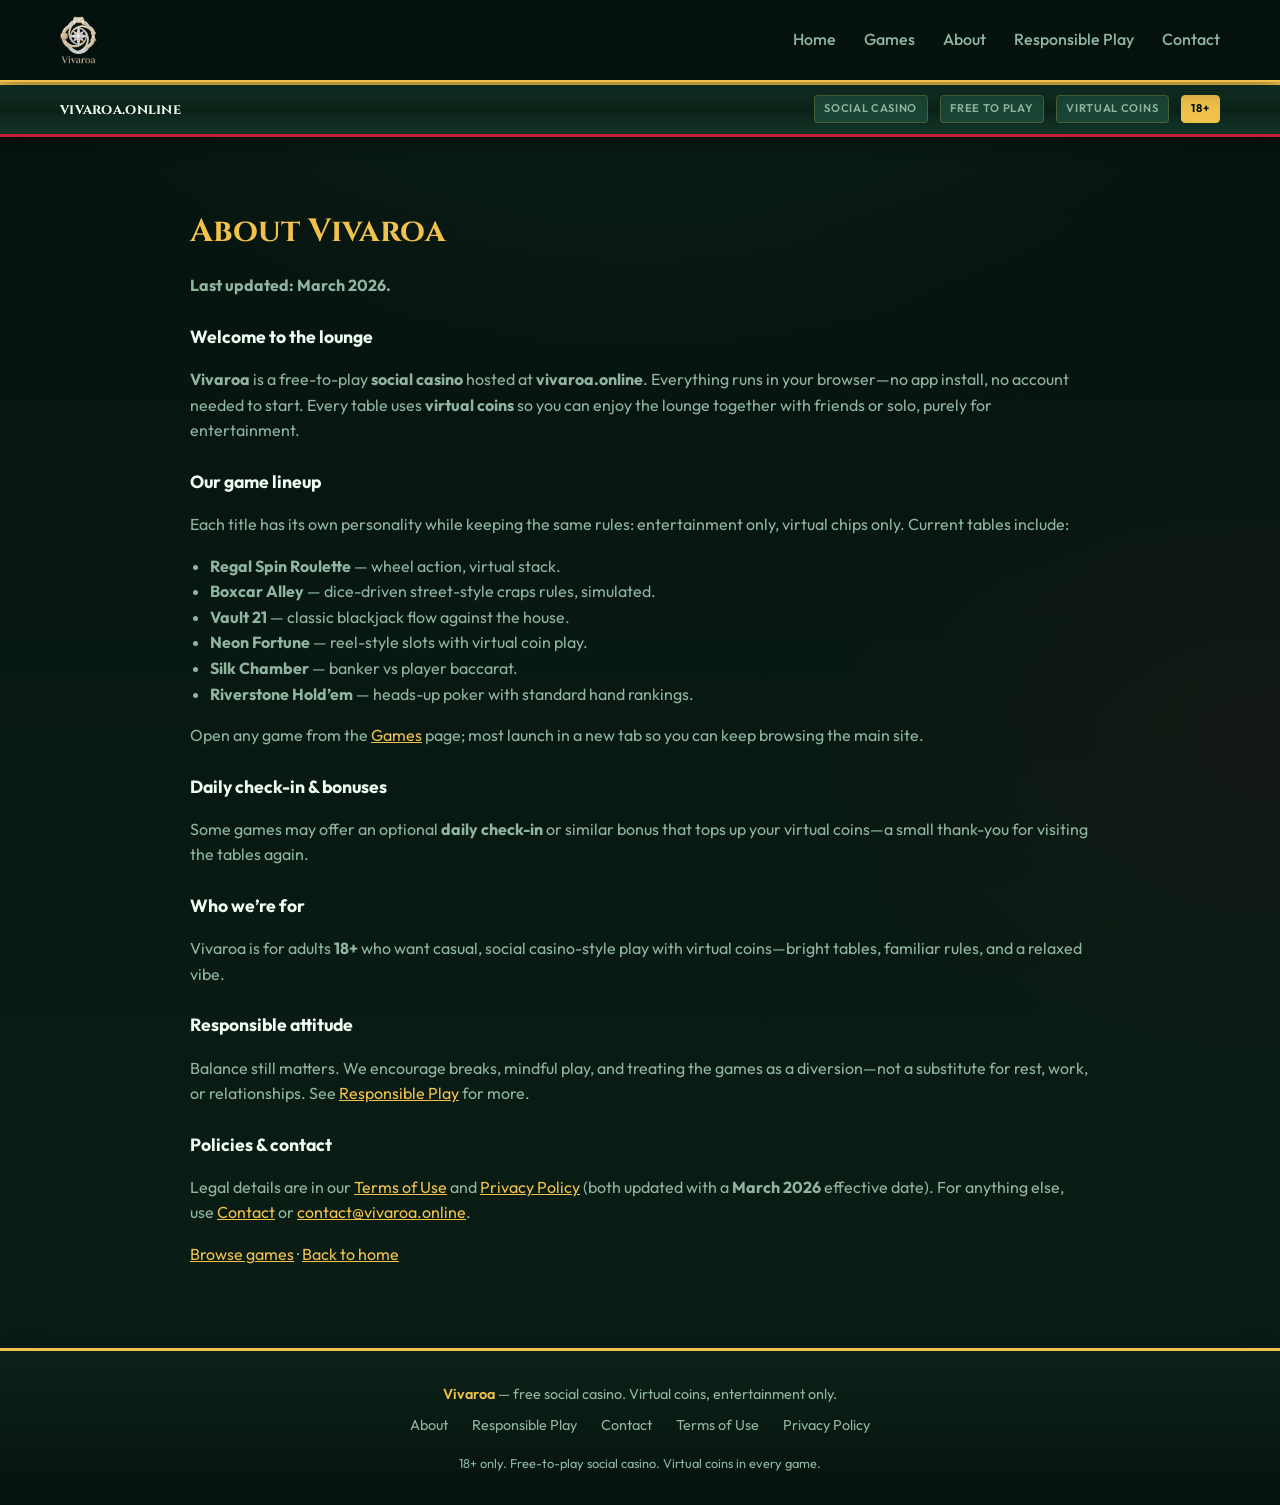
<file: about.html>
<!DOCTYPE html>
<html lang="en">
<head>
  <meta charset="UTF-8">
  <meta name="viewport" content="width=device-width, initial-scale=1.0">
  <link rel="icon" type="image/x-icon" href="assets/favi.ico">
  <meta name="description" content="About Vivaroa — free social casino at vivaroa.online. Virtual coins, browser tables, shared fun.">
  <title>About – Vivaroa</title>
  <link rel="stylesheet" href="styles.css">
  <link rel="preconnect" href="https://fonts.googleapis.com">
  <link rel="preconnect" href="https://fonts.gstatic.com" crossorigin>
  <link href="https://fonts.googleapis.com/css2?family=Cinzel:wght@500;600;700&family=Outfit:wght@400;500;600;700&display=swap" rel="stylesheet">
</head>
<body>
  <header class="header">
    <div class="container header-inner">
      <a href="index.html" class="logo"><img src="assets/logo.webp" alt="Vivaroa" class="logo-img"></a>
      <button type="button" class="nav-toggle" aria-label="Open menu" aria-expanded="false" aria-controls="main-nav">
        <span class="nav-toggle-bar"></span>
        <span class="nav-toggle-bar"></span>
        <span class="nav-toggle-bar"></span>
      </button>
      <nav class="nav" id="main-nav">
        <a href="index.html">Home</a>
        <a href="games.html">Games</a>
        <a href="about.html" class="nav-active">About</a>
        <a href="responsible-play.html">Responsible Play</a>
        <a href="contact.html">Contact</a>
      </nav>
    </div>
  </header>

  <div class="social-casino-strip" role="status">
    <div class="container strip-inner">
      <span class="strip-brand">vivaroa.online</span>
      <span class="strip-tags">
        <span class="strip-tag">Social casino</span>
        <span class="strip-tag">Free to play</span>
        <span class="strip-tag">Virtual coins</span>
        <span class="strip-tag strip-tag-age">18+</span>
      </span>
    </div>
  </div>

  <main class="container page-content">
    <h1>About Vivaroa</h1>
    <p><strong>Last updated: March 2026.</strong></p>

    <h2>Welcome to the lounge</h2>
    <p><strong>Vivaroa</strong> is a free-to-play <strong>social casino</strong> hosted at <strong>vivaroa.online</strong>. Everything runs in your browser—no app install, no account needed to start. Every table uses <strong>virtual coins</strong> so you can enjoy the lounge together with friends or solo, purely for entertainment.</p>

    <h2>Our game lineup</h2>
    <p>Each title has its own personality while keeping the same rules: entertainment only, virtual chips only. Current tables include:</p>
    <ul>
      <li><strong>Regal Spin Roulette</strong> — wheel action, virtual stack.</li>
      <li><strong>Boxcar Alley</strong> — dice-driven street-style craps rules, simulated.</li>
      <li><strong>Vault 21</strong> — classic blackjack flow against the house.</li>
      <li><strong>Neon Fortune</strong> — reel-style slots with virtual coin play.</li>
      <li><strong>Silk Chamber</strong> — banker vs player baccarat.</li>
      <li><strong>Riverstone Hold’em</strong> — heads-up poker with standard hand rankings.</li>
    </ul>
    <p>Open any game from the <a href="games.html">Games</a> page; most launch in a new tab so you can keep browsing the main site.</p>

    <h2>Daily check-in &amp; bonuses</h2>
    <p>Some games may offer an optional <strong>daily check-in</strong> or similar bonus that tops up your virtual coins—a small thank-you for visiting the tables again.</p>

    <h2>Who we’re for</h2>
    <p>Vivaroa is for adults <strong>18+</strong> who want casual, social casino-style play with virtual coins—bright tables, familiar rules, and a relaxed vibe.</p>

    <h2>Responsible attitude</h2>
    <p>Balance still matters. We encourage breaks, mindful play, and treating the games as a diversion—not a substitute for rest, work, or relationships. See <a href="responsible-play.html">Responsible Play</a> for more.</p>

    <h2>Policies &amp; contact</h2>
    <p>Legal details are in our <a href="terms-of-use.html">Terms of Use</a> and <a href="privacy-policy.html">Privacy Policy</a> (both updated with a <strong>March 2026</strong> effective date). For anything else, use <a href="contact.html">Contact</a> or <a href="mailto:contact@vivaroa.online">contact@vivaroa.online</a>.</p>

    <p><a href="games.html">Browse games</a> · <a href="index.html">Back to home</a></p>
  </main>

  <footer class="footer">
    <div class="container">
      <p class="footer-tagline"><span class="social-badge">Vivaroa</span> — free social casino. Virtual coins, entertainment only.</p>
      <nav class="footer-nav">
        <a href="about.html">About</a>
        <a href="responsible-play.html">Responsible Play</a>
        <a href="contact.html">Contact</a>
        <a href="terms-of-use.html">Terms of Use</a>
        <a href="privacy-policy.html">Privacy Policy</a>
      </nav>
      <p class="footer-age">18+ only. Free-to-play social casino. Virtual coins in every game.</p>
    </div>
  </footer>
  <script src="main.js"></script>
</body>
</html>
</file>
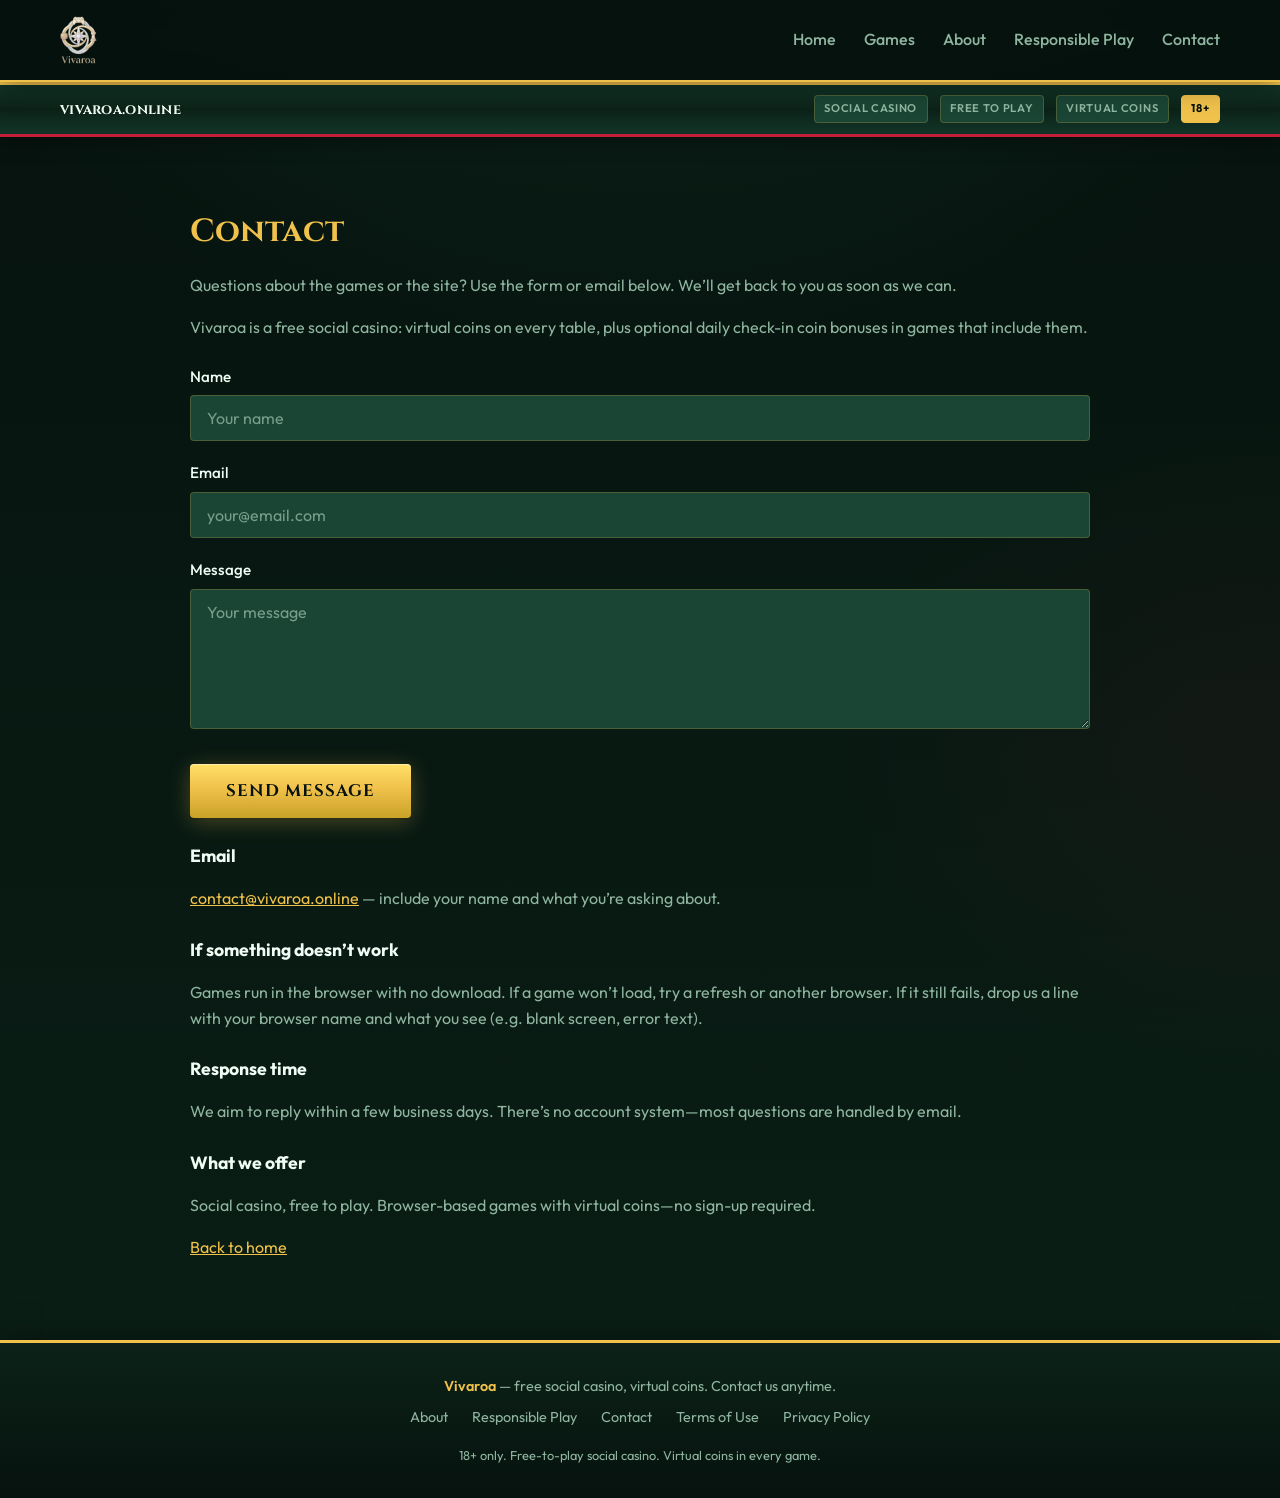
<file: contact.html>
<!DOCTYPE html>
<html lang="en">
<head>
  <meta charset="UTF-8">
  <meta name="viewport" content="width=device-width, initial-scale=1.0">
  <link rel="icon" type="image/x-icon" href="assets/favi.ico">
  <meta name="description" content="Contact Vivaroa — free social casino with virtual coins. Questions about games or the site? We're here to help.">
  <title>Contact – Vivaroa</title>
  <link rel="stylesheet" href="styles.css">
  <link rel="preconnect" href="https://fonts.googleapis.com">
  <link rel="preconnect" href="https://fonts.gstatic.com" crossorigin>
  <link href="https://fonts.googleapis.com/css2?family=Cinzel:wght@500;600;700&family=Outfit:wght@400;500;600;700&display=swap" rel="stylesheet">
</head>
<body>
  <header class="header">
    <div class="container header-inner">
      <a href="index.html" class="logo"><img src="assets/logo.webp" alt="Vivaroa" class="logo-img"></a>
      <button type="button" class="nav-toggle" aria-label="Open menu" aria-expanded="false" aria-controls="main-nav">
        <span class="nav-toggle-bar"></span>
        <span class="nav-toggle-bar"></span>
        <span class="nav-toggle-bar"></span>
      </button>
      <nav class="nav" id="main-nav">
        <a href="index.html">Home</a>
        <a href="games.html">Games</a>
        <a href="about.html">About</a>
        <a href="responsible-play.html">Responsible Play</a>
        <a href="contact.html" class="nav-active">Contact</a>
      </nav>
    </div>
  </header>

  <div class="social-casino-strip" role="status">
    <div class="container strip-inner">
      <span class="strip-brand">vivaroa.online</span>
      <span class="strip-tags">
        <span class="strip-tag">Social casino</span>
        <span class="strip-tag">Free to play</span>
        <span class="strip-tag">Virtual coins</span>
        <span class="strip-tag strip-tag-age">18+</span>
      </span>
    </div>
  </div>

  <main class="container page-content">
    <h1>Contact</h1>
    <p>Questions about the games or the site? Use the form or email below. We’ll get back to you as soon as we can.</p>
    <p>Vivaroa is a free social casino: virtual coins on every table, plus optional daily check-in coin bonuses in games that include them.</p>

    <form class="contact-form" id="contact-form" action="#" method="post">
      <div class="form-group">
        <label for="contact-name">Name</label>
        <input type="text" id="contact-name" name="name" placeholder="Your name" required>
      </div>
      <div class="form-group">
        <label for="contact-email">Email</label>
        <input type="email" id="contact-email" name="email" placeholder="your@email.com" required>
      </div>
      <div class="form-group">
        <label for="contact-message">Message</label>
        <textarea id="contact-message" name="message" placeholder="Your message" required></textarea>
      </div>
      <button type="submit" class="cta-btn">Send Message</button>
    </form>

    <h2>Email</h2>
    <p><a href="mailto:contact@vivaroa.online">contact@vivaroa.online</a> — include your name and what you’re asking about.</p>

    <h2>If something doesn’t work</h2>
    <p>Games run in the browser with no download. If a game won’t load, try a refresh or another browser. If it still fails, drop us a line with your browser name and what you see (e.g. blank screen, error text).</p>

    <h2>Response time</h2>
    <p>We aim to reply within a few business days. There’s no account system—most questions are handled by email.</p>

    <h2>What we offer</h2>
    <p>Social casino, free to play. Browser-based games with virtual coins—no sign-up required.</p>

    <p><a href="index.html">Back to home</a></p>
  </main>

  <footer class="footer">
    <div class="container">
      <p class="footer-tagline"><span class="social-badge">Vivaroa</span> — free social casino, virtual coins. Contact us anytime.</p>
      <nav class="footer-nav">
        <a href="about.html">About</a>
        <a href="responsible-play.html">Responsible Play</a>
        <a href="contact.html">Contact</a>
        <a href="terms-of-use.html">Terms of Use</a>
        <a href="privacy-policy.html">Privacy Policy</a>
      </nav>
      <p class="footer-age">18+ only. Free-to-play social casino. Virtual coins in every game.</p>
    </div>
  </footer>
  <script src="main.js"></script>
  <script>
    document.getElementById('contact-form').addEventListener('submit', function(e) {
      e.preventDefault();
      var name = encodeURIComponent(document.getElementById('contact-name').value);
      var email = encodeURIComponent(document.getElementById('contact-email').value);
      var message = encodeURIComponent(document.getElementById('contact-message').value);
      var body = 'Name: ' + name + '%0D%0AEmail: ' + email + '%0D%0A%0D%0AMessage:%0D%0A' + message;
      window.location.href = 'mailto:contact@vivaroa.online?subject=Vivaroa%20Contact&body=' + body;
    });
  </script>
</body>
</html>
</file>
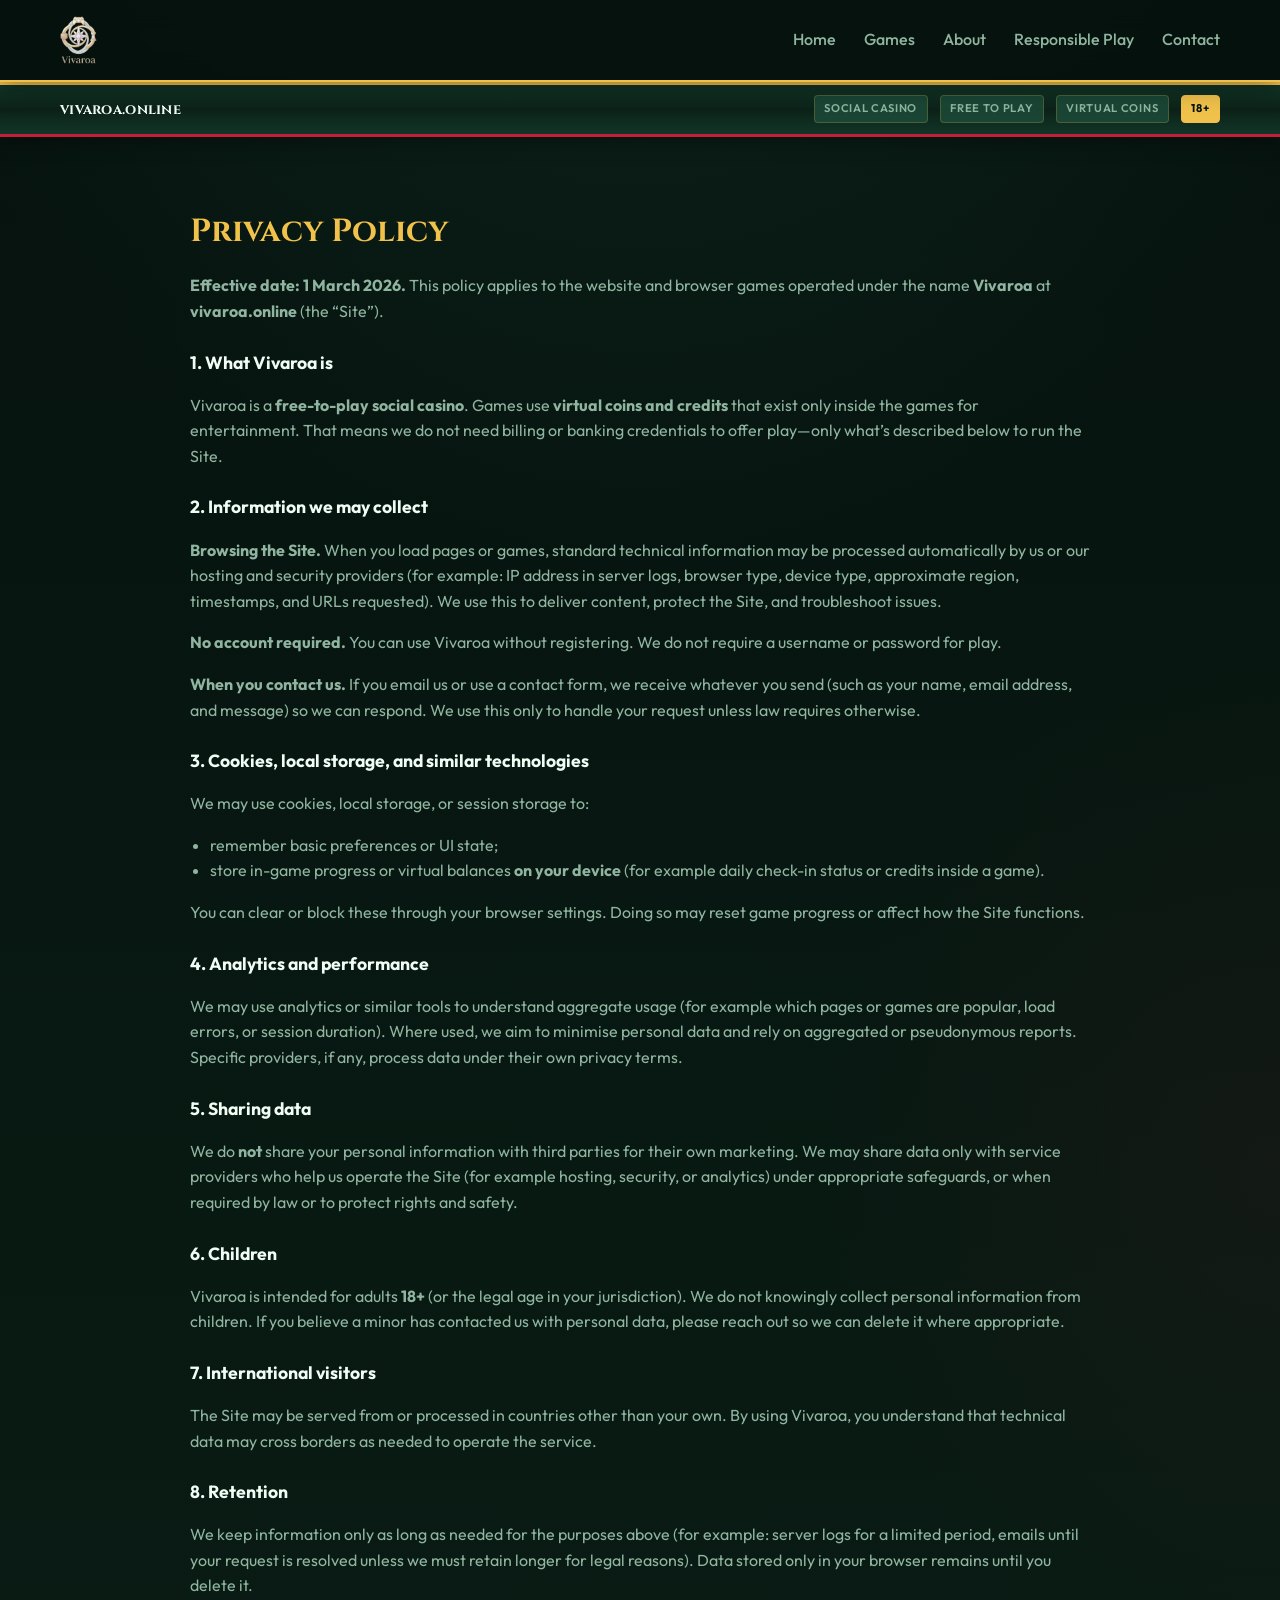
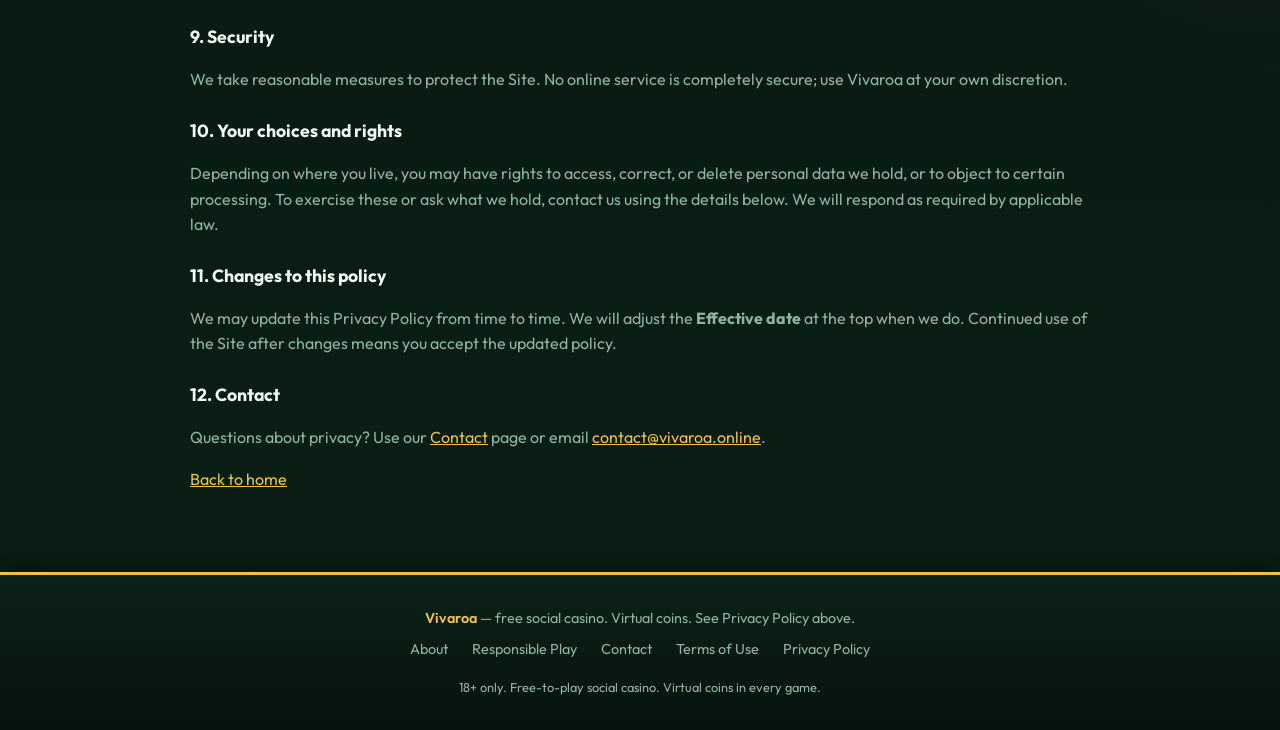
<file: privacy-policy.html>
<!DOCTYPE html>
<html lang="en">
<head>
  <meta charset="UTF-8">
  <meta name="viewport" content="width=device-width, initial-scale=1.0">
  <link rel="icon" type="image/x-icon" href="assets/favi.ico">
  <meta name="description" content="Privacy Policy for Vivaroa (vivaroa.online). How we handle data for our free social casino with virtual coins.">
  <title>Privacy Policy – Vivaroa</title>
  <link rel="stylesheet" href="styles.css">
  <link rel="preconnect" href="https://fonts.googleapis.com">
  <link rel="preconnect" href="https://fonts.gstatic.com" crossorigin>
  <link href="https://fonts.googleapis.com/css2?family=Cinzel:wght@500;600;700&family=Outfit:wght@400;500;600;700&display=swap" rel="stylesheet">
</head>
<body>
  <header class="header">
    <div class="container header-inner">
      <a href="index.html" class="logo"><img src="assets/logo.webp" alt="Vivaroa" class="logo-img"></a>
      <button type="button" class="nav-toggle" aria-label="Open menu" aria-expanded="false" aria-controls="main-nav">
        <span class="nav-toggle-bar"></span>
        <span class="nav-toggle-bar"></span>
        <span class="nav-toggle-bar"></span>
      </button>
      <nav class="nav" id="main-nav">
        <a href="index.html">Home</a>
        <a href="games.html">Games</a>
        <a href="about.html">About</a>
        <a href="responsible-play.html">Responsible Play</a>
        <a href="contact.html">Contact</a>
      </nav>
    </div>
  </header>

  <div class="social-casino-strip" role="status">
    <div class="container strip-inner">
      <span class="strip-brand">vivaroa.online</span>
      <span class="strip-tags">
        <span class="strip-tag">Social casino</span>
        <span class="strip-tag">Free to play</span>
        <span class="strip-tag">Virtual coins</span>
        <span class="strip-tag strip-tag-age">18+</span>
      </span>
    </div>
  </div>

  <main class="container page-content">
    <h1>Privacy Policy</h1>
    <p><strong>Effective date: 1 March 2026.</strong> This policy applies to the website and browser games operated under the name <strong>Vivaroa</strong> at <strong>vivaroa.online</strong> (the “Site”).</p>

    <h2>1. What Vivaroa is</h2>
    <p>Vivaroa is a <strong>free-to-play social casino</strong>. Games use <strong>virtual coins and credits</strong> that exist only inside the games for entertainment. That means we do not need billing or banking credentials to offer play—only what’s described below to run the Site.</p>

    <h2>2. Information we may collect</h2>
    <p><strong>Browsing the Site.</strong> When you load pages or games, standard technical information may be processed automatically by us or our hosting and security providers (for example: IP address in server logs, browser type, device type, approximate region, timestamps, and URLs requested). We use this to deliver content, protect the Site, and troubleshoot issues.</p>
    <p><strong>No account required.</strong> You can use Vivaroa without registering. We do not require a username or password for play.</p>
    <p><strong>When you contact us.</strong> If you email us or use a contact form, we receive whatever you send (such as your name, email address, and message) so we can respond. We use this only to handle your request unless law requires otherwise.</p>

    <h2>3. Cookies, local storage, and similar technologies</h2>
    <p>We may use cookies, local storage, or session storage to:</p>
    <ul>
      <li>remember basic preferences or UI state;</li>
      <li>store in-game progress or virtual balances <strong>on your device</strong> (for example daily check-in status or credits inside a game).</li>
    </ul>
    <p>You can clear or block these through your browser settings. Doing so may reset game progress or affect how the Site functions.</p>

    <h2>4. Analytics and performance</h2>
    <p>We may use analytics or similar tools to understand aggregate usage (for example which pages or games are popular, load errors, or session duration). Where used, we aim to minimise personal data and rely on aggregated or pseudonymous reports. Specific providers, if any, process data under their own privacy terms.</p>

    <h2>5. Sharing data</h2>
    <p>We do <strong>not</strong> share your personal information with third parties for their own marketing. We may share data only with service providers who help us operate the Site (for example hosting, security, or analytics) under appropriate safeguards, or when required by law or to protect rights and safety.</p>

    <h2>6. Children</h2>
    <p>Vivaroa is intended for adults <strong>18+</strong> (or the legal age in your jurisdiction). We do not knowingly collect personal information from children. If you believe a minor has contacted us with personal data, please reach out so we can delete it where appropriate.</p>

    <h2>7. International visitors</h2>
    <p>The Site may be served from or processed in countries other than your own. By using Vivaroa, you understand that technical data may cross borders as needed to operate the service.</p>

    <h2>8. Retention</h2>
    <p>We keep information only as long as needed for the purposes above (for example: server logs for a limited period, emails until your request is resolved unless we must retain longer for legal reasons). Data stored only in your browser remains until you delete it.</p>

    <h2>9. Security</h2>
    <p>We take reasonable measures to protect the Site. No online service is completely secure; use Vivaroa at your own discretion.</p>

    <h2>10. Your choices and rights</h2>
    <p>Depending on where you live, you may have rights to access, correct, or delete personal data we hold, or to object to certain processing. To exercise these or ask what we hold, contact us using the details below. We will respond as required by applicable law.</p>

    <h2>11. Changes to this policy</h2>
    <p>We may update this Privacy Policy from time to time. We will adjust the <strong>Effective date</strong> at the top when we do. Continued use of the Site after changes means you accept the updated policy.</p>

    <h2>12. Contact</h2>
    <p>Questions about privacy? Use our <a href="contact.html">Contact</a> page or email <a href="mailto:contact@vivaroa.online">contact@vivaroa.online</a>.</p>

    <p><a href="index.html">Back to home</a></p>
  </main>

  <footer class="footer">
    <div class="container">
      <p class="footer-tagline"><span class="social-badge">Vivaroa</span> — free social casino. Virtual coins. See Privacy Policy above.</p>
      <nav class="footer-nav">
        <a href="about.html">About</a>
        <a href="responsible-play.html">Responsible Play</a>
        <a href="contact.html">Contact</a>
        <a href="terms-of-use.html">Terms of Use</a>
        <a href="privacy-policy.html">Privacy Policy</a>
      </nav>
      <p class="footer-age">18+ only. Free-to-play social casino. Virtual coins in every game.</p>
    </div>
  </footer>
  <script src="main.js"></script>
</body>
</html>
</file>
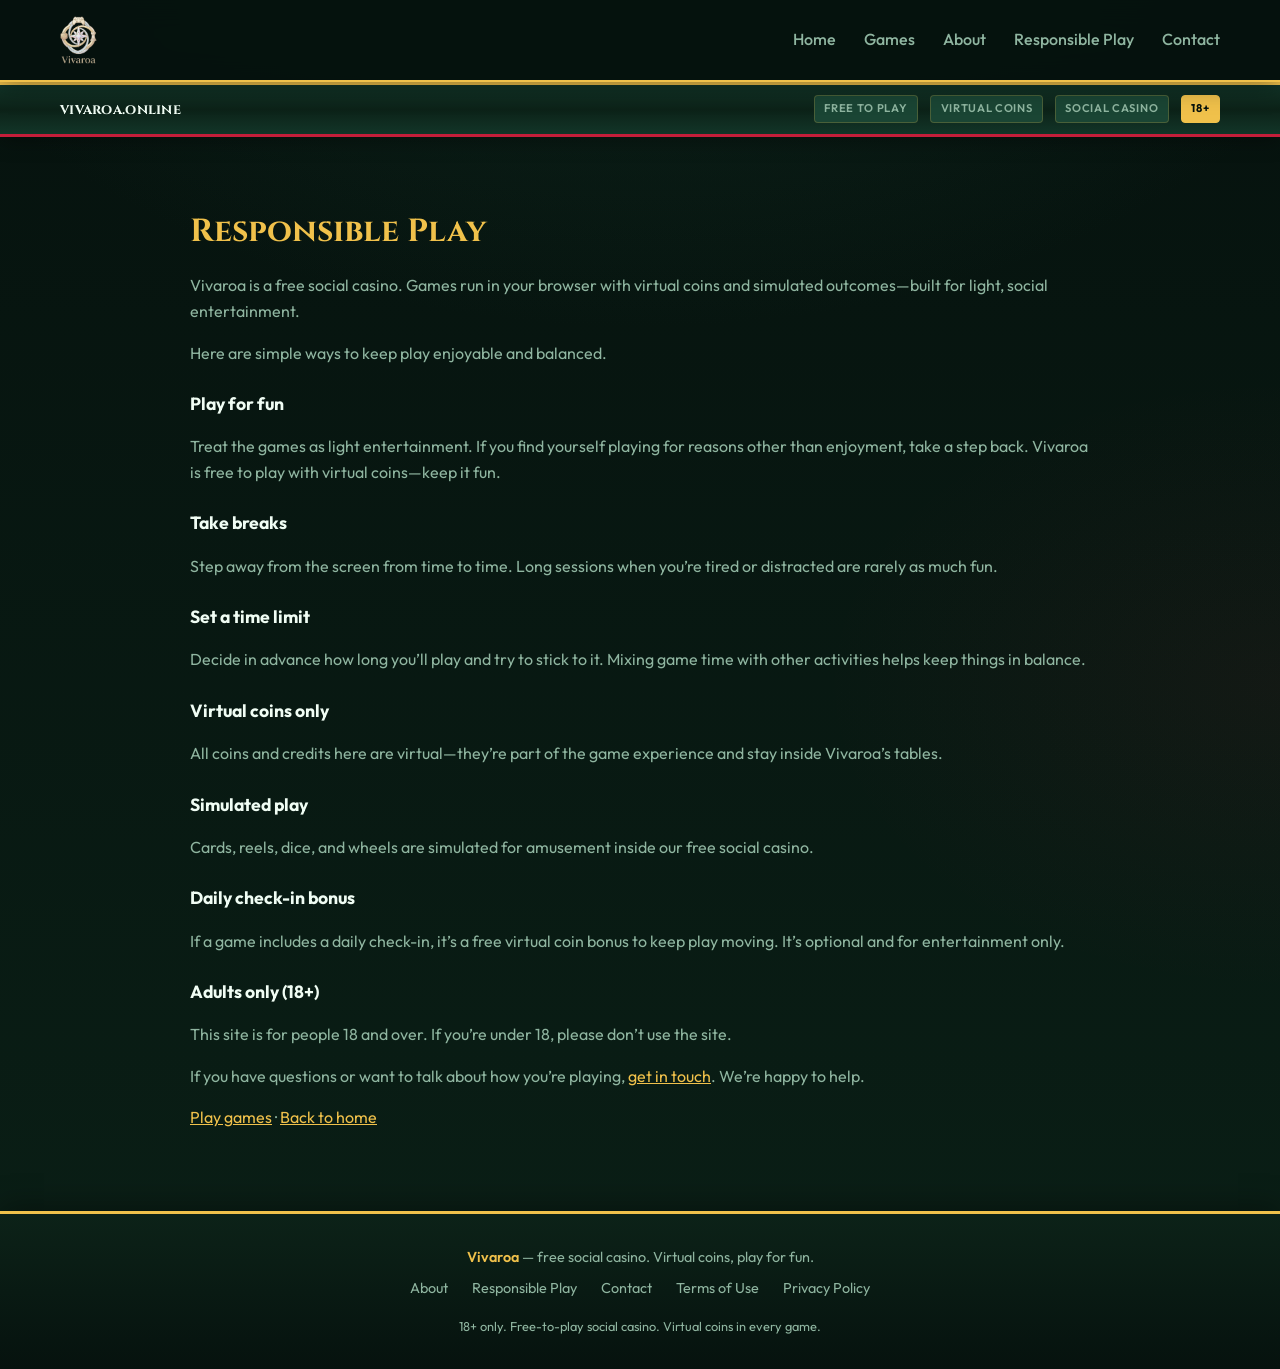
<file: responsible-play.html>
<!DOCTYPE html>
<html lang="en">
<head>
  <meta charset="UTF-8">
  <meta name="viewport" content="width=device-width, initial-scale=1.0">
  <link rel="icon" type="image/x-icon" href="assets/favi.ico">
  <meta name="description" content="Responsible play on Vivaroa — free social casino with virtual coins. Tips for balanced, fun play.">
  <title>Responsible Play – Vivaroa</title>
  <link rel="stylesheet" href="styles.css">
  <link rel="preconnect" href="https://fonts.googleapis.com">
  <link rel="preconnect" href="https://fonts.gstatic.com" crossorigin>
  <link href="https://fonts.googleapis.com/css2?family=Cinzel:wght@500;600;700&family=Outfit:wght@400;500;600;700&display=swap" rel="stylesheet">
</head>
<body>
  <header class="header">
    <div class="container header-inner">
      <a href="index.html" class="logo"><img src="assets/logo.webp" alt="Vivaroa" class="logo-img"></a>
      <button type="button" class="nav-toggle" aria-label="Open menu" aria-expanded="false" aria-controls="main-nav">
        <span class="nav-toggle-bar"></span>
        <span class="nav-toggle-bar"></span>
        <span class="nav-toggle-bar"></span>
      </button>
      <nav class="nav" id="main-nav">
        <a href="index.html">Home</a>
        <a href="games.html">Games</a>
        <a href="about.html">About</a>
        <a href="responsible-play.html" class="nav-active">Responsible Play</a>
        <a href="contact.html">Contact</a>
      </nav>
    </div>
  </header>

  <div class="social-casino-strip" role="status">
    <div class="container strip-inner">
      <span class="strip-brand">vivaroa.online</span>
      <span class="strip-tags">
        <span class="strip-tag">Free to play</span>
        <span class="strip-tag">Virtual coins</span>
        <span class="strip-tag">Social casino</span>
        <span class="strip-tag strip-tag-age">18+</span>
      </span>
    </div>
  </div>

  <main class="container page-content">
    <h1>Responsible Play</h1>
    <p>Vivaroa is a free social casino. Games run in your browser with virtual coins and simulated outcomes—built for light, social entertainment.</p>
    <p>Here are simple ways to keep play enjoyable and balanced.</p>

    <h2>Play for fun</h2>
    <p>Treat the games as light entertainment. If you find yourself playing for reasons other than enjoyment, take a step back. Vivaroa is free to play with virtual coins—keep it fun.</p>

    <h2>Take breaks</h2>
    <p>Step away from the screen from time to time. Long sessions when you’re tired or distracted are rarely as much fun.</p>

    <h2>Set a time limit</h2>
    <p>Decide in advance how long you’ll play and try to stick to it. Mixing game time with other activities helps keep things in balance.</p>

    <h2>Virtual coins only</h2>
    <p>All coins and credits here are virtual—they’re part of the game experience and stay inside Vivaroa’s tables.</p>

    <h2>Simulated play</h2>
    <p>Cards, reels, dice, and wheels are simulated for amusement inside our free social casino.</p>

    <h2>Daily check-in bonus</h2>
    <p>If a game includes a daily check-in, it’s a free virtual coin bonus to keep play moving. It’s optional and for entertainment only.</p>

    <h2>Adults only (18+)</h2>
    <p>This site is for people 18 and over. If you’re under 18, please don’t use the site.</p>

    <p>If you have questions or want to talk about how you’re playing, <a href="contact.html">get in touch</a>. We’re happy to help.</p>

    <p><a href="games.html">Play games</a> · <a href="index.html">Back to home</a></p>
  </main>

  <footer class="footer">
    <div class="container">
      <p class="footer-tagline"><span class="social-badge">Vivaroa</span> — free social casino. Virtual coins, play for fun.</p>
      <nav class="footer-nav">
        <a href="about.html">About</a>
        <a href="responsible-play.html">Responsible Play</a>
        <a href="contact.html">Contact</a>
        <a href="terms-of-use.html">Terms of Use</a>
        <a href="privacy-policy.html">Privacy Policy</a>
      </nav>
      <p class="footer-age">18+ only. Free-to-play social casino. Virtual coins in every game.</p>
    </div>
  </footer>
  <script src="main.js"></script>
</body>
</html>
</file>
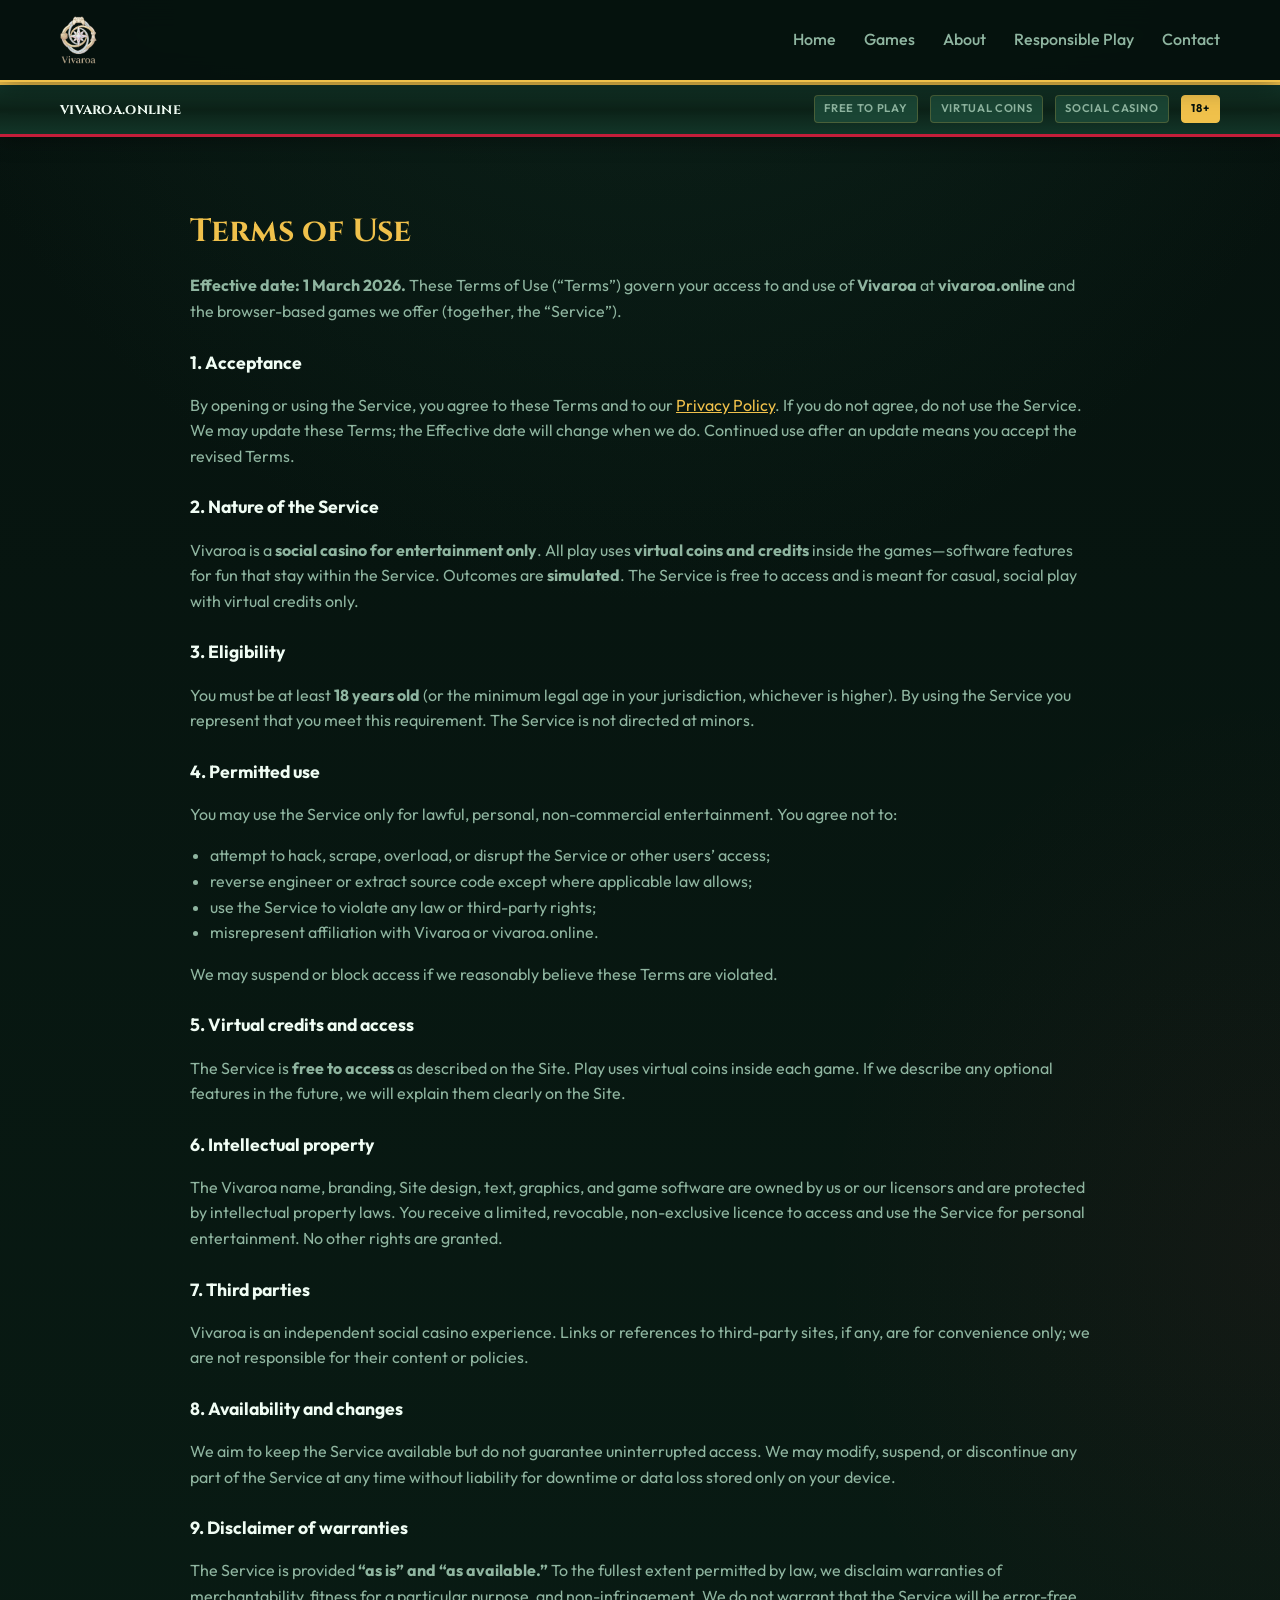
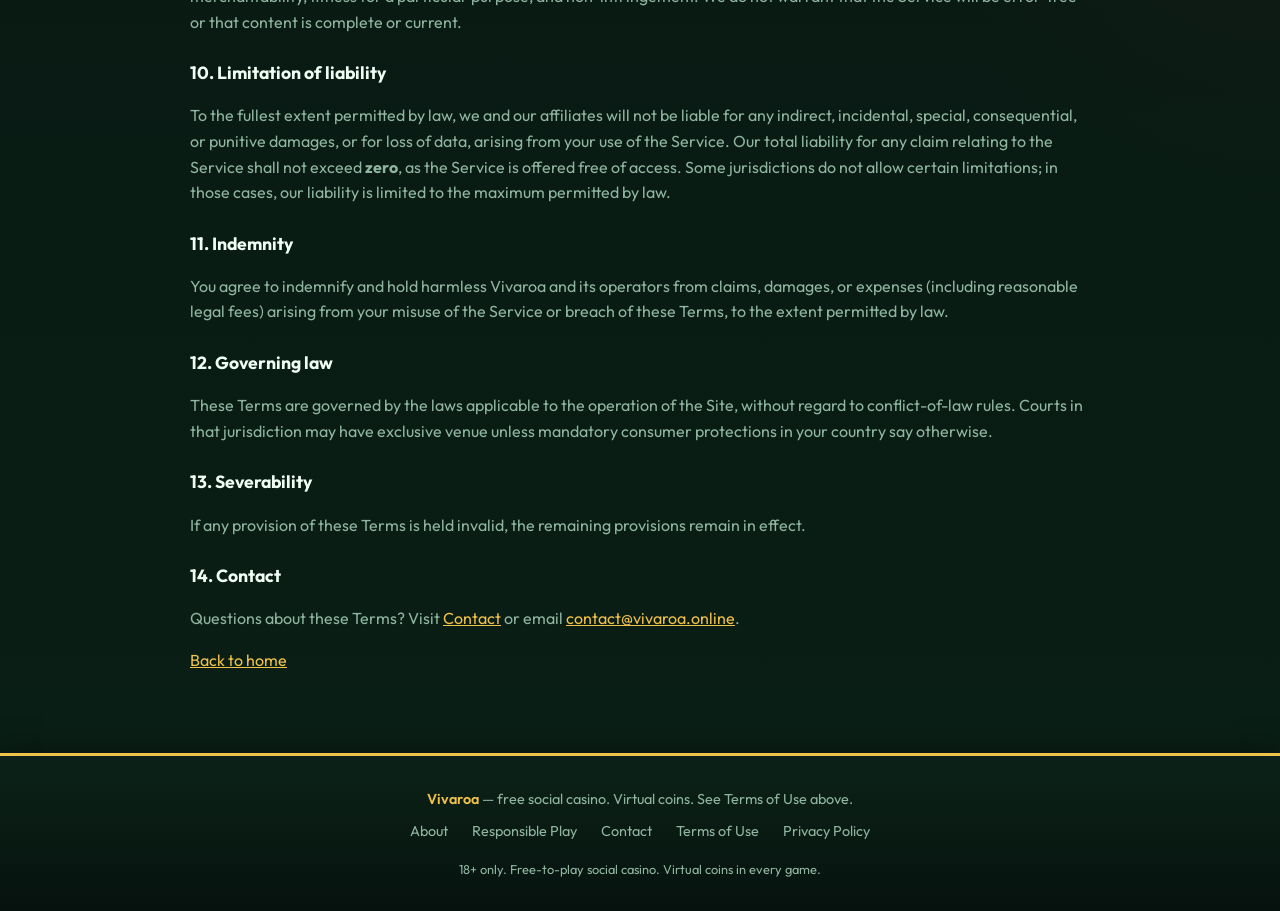
<file: terms-of-use.html>
<!DOCTYPE html>
<html lang="en">
<head>
  <meta charset="UTF-8">
  <meta name="viewport" content="width=device-width, initial-scale=1.0">
  <link rel="icon" type="image/x-icon" href="assets/favi.ico">
  <meta name="description" content="Terms of Use for Vivaroa (vivaroa.online). Rules for using our free social casino with virtual coins.">
  <title>Terms of Use – Vivaroa</title>
  <link rel="stylesheet" href="styles.css">
  <link rel="preconnect" href="https://fonts.googleapis.com">
  <link rel="preconnect" href="https://fonts.gstatic.com" crossorigin>
  <link href="https://fonts.googleapis.com/css2?family=Cinzel:wght@500;600;700&family=Outfit:wght@400;500;600;700&display=swap" rel="stylesheet">
</head>
<body>
  <header class="header">
    <div class="container header-inner">
      <a href="index.html" class="logo"><img src="assets/logo.webp" alt="Vivaroa" class="logo-img"></a>
      <button type="button" class="nav-toggle" aria-label="Open menu" aria-expanded="false" aria-controls="main-nav">
        <span class="nav-toggle-bar"></span>
        <span class="nav-toggle-bar"></span>
        <span class="nav-toggle-bar"></span>
      </button>
      <nav class="nav" id="main-nav">
        <a href="index.html">Home</a>
        <a href="games.html">Games</a>
        <a href="about.html">About</a>
        <a href="responsible-play.html">Responsible Play</a>
        <a href="contact.html">Contact</a>
      </nav>
    </div>
  </header>

  <div class="social-casino-strip" role="status">
    <div class="container strip-inner">
      <span class="strip-brand">vivaroa.online</span>
      <span class="strip-tags">
        <span class="strip-tag">Free to play</span>
        <span class="strip-tag">Virtual coins</span>
        <span class="strip-tag">Social casino</span>
        <span class="strip-tag strip-tag-age">18+</span>
      </span>
    </div>
  </div>

  <main class="container page-content">
    <h1>Terms of Use</h1>
    <p><strong>Effective date: 1 March 2026.</strong> These Terms of Use (“Terms”) govern your access to and use of <strong>Vivaroa</strong> at <strong>vivaroa.online</strong> and the browser-based games we offer (together, the “Service”).</p>

    <h2>1. Acceptance</h2>
    <p>By opening or using the Service, you agree to these Terms and to our <a href="privacy-policy.html">Privacy Policy</a>. If you do not agree, do not use the Service. We may update these Terms; the Effective date will change when we do. Continued use after an update means you accept the revised Terms.</p>

    <h2>2. Nature of the Service</h2>
    <p>Vivaroa is a <strong>social casino for entertainment only</strong>. All play uses <strong>virtual coins and credits</strong> inside the games—software features for fun that stay within the Service. Outcomes are <strong>simulated</strong>. The Service is free to access and is meant for casual, social play with virtual credits only.</p>

    <h2>3. Eligibility</h2>
    <p>You must be at least <strong>18 years old</strong> (or the minimum legal age in your jurisdiction, whichever is higher). By using the Service you represent that you meet this requirement. The Service is not directed at minors.</p>

    <h2>4. Permitted use</h2>
    <p>You may use the Service only for lawful, personal, non-commercial entertainment. You agree not to:</p>
    <ul>
      <li>attempt to hack, scrape, overload, or disrupt the Service or other users’ access;</li>
      <li>reverse engineer or extract source code except where applicable law allows;</li>
      <li>use the Service to violate any law or third-party rights;</li>
      <li>misrepresent affiliation with Vivaroa or vivaroa.online.</li>
    </ul>
    <p>We may suspend or block access if we reasonably believe these Terms are violated.</p>

    <h2>5. Virtual credits and access</h2>
    <p>The Service is <strong>free to access</strong> as described on the Site. Play uses virtual coins inside each game. If we describe any optional features in the future, we will explain them clearly on the Site.</p>

    <h2>6. Intellectual property</h2>
    <p>The Vivaroa name, branding, Site design, text, graphics, and game software are owned by us or our licensors and are protected by intellectual property laws. You receive a limited, revocable, non-exclusive licence to access and use the Service for personal entertainment. No other rights are granted.</p>

    <h2>7. Third parties</h2>
    <p>Vivaroa is an independent social casino experience. Links or references to third-party sites, if any, are for convenience only; we are not responsible for their content or policies.</p>

    <h2>8. Availability and changes</h2>
    <p>We aim to keep the Service available but do not guarantee uninterrupted access. We may modify, suspend, or discontinue any part of the Service at any time without liability for downtime or data loss stored only on your device.</p>

    <h2>9. Disclaimer of warranties</h2>
    <p>The Service is provided <strong>“as is” and “as available.”</strong> To the fullest extent permitted by law, we disclaim warranties of merchantability, fitness for a particular purpose, and non-infringement. We do not warrant that the Service will be error-free or that content is complete or current.</p>

    <h2>10. Limitation of liability</h2>
    <p>To the fullest extent permitted by law, we and our affiliates will not be liable for any indirect, incidental, special, consequential, or punitive damages, or for loss of data, arising from your use of the Service. Our total liability for any claim relating to the Service shall not exceed <strong>zero</strong>, as the Service is offered free of access. Some jurisdictions do not allow certain limitations; in those cases, our liability is limited to the maximum permitted by law.</p>

    <h2>11. Indemnity</h2>
    <p>You agree to indemnify and hold harmless Vivaroa and its operators from claims, damages, or expenses (including reasonable legal fees) arising from your misuse of the Service or breach of these Terms, to the extent permitted by law.</p>

    <h2>12. Governing law</h2>
    <p>These Terms are governed by the laws applicable to the operation of the Site, without regard to conflict-of-law rules. Courts in that jurisdiction may have exclusive venue unless mandatory consumer protections in your country say otherwise.</p>

    <h2>13. Severability</h2>
    <p>If any provision of these Terms is held invalid, the remaining provisions remain in effect.</p>

    <h2>14. Contact</h2>
    <p>Questions about these Terms? Visit <a href="contact.html">Contact</a> or email <a href="mailto:contact@vivaroa.online">contact@vivaroa.online</a>.</p>

    <p><a href="index.html">Back to home</a></p>
  </main>

  <footer class="footer">
    <div class="container">
      <p class="footer-tagline"><span class="social-badge">Vivaroa</span> — free social casino. Virtual coins. See Terms of Use above.</p>
      <nav class="footer-nav">
        <a href="about.html">About</a>
        <a href="responsible-play.html">Responsible Play</a>
        <a href="contact.html">Contact</a>
        <a href="terms-of-use.html">Terms of Use</a>
        <a href="privacy-policy.html">Privacy Policy</a>
      </nav>
      <p class="footer-age">18+ only. Free-to-play social casino. Virtual coins in every game.</p>
    </div>
  </footer>
  <script src="main.js"></script>
</body>
</html>
</file>
<file: styles.css>
:root {
  --bg-dark: #06120e;
  --bg-panel: #0c2218;
  --bg-card: #123528;
  --bg-elevated: #1a4534;
  --primary: #f0c14b;
  --primary-light: #ffe066;
  --primary-dim: #c9a227;
  --accent: #c41e3a;
  --accent-soft: #e85d75;
  --accent-glow: rgba(240, 193, 75, 0.28);
  --text: #f0fdf4;
  --text-muted: #8fb5a0;
  --border: rgba(240, 193, 75, 0.22);
  --radius: 4px;
  --radius-lg: 12px;
  --radius-xl: 18px;
  --font-sans: 'Outfit', -apple-system, sans-serif;
  --font-display: 'Cinzel', Georgia, serif;
  --shadow-card: 0 8px 28px rgba(0, 0, 0, 0.45), inset 0 1px 0 rgba(255, 255, 255, 0.04);
  --shadow-card-hover: 0 14px 40px rgba(0, 0, 0, 0.55), 0 0 0 1px rgba(240, 193, 75, 0.35);
}

*,
*::before,
*::after {
  box-sizing: border-box;
}

html {
  scroll-behavior: smooth;
  -webkit-text-size-adjust: 100%;
}

body {
  margin: 0;
  font-family: var(--font-sans);
  background: var(--bg-dark);
  background-image:
    radial-gradient(ellipse 120% 80% at 50% -20%, rgba(26, 69, 52, 0.45) 0%, transparent 55%),
    radial-gradient(ellipse 80% 50% at 100% 50%, rgba(196, 30, 58, 0.06) 0%, transparent 45%),
    linear-gradient(180deg, var(--bg-dark) 0%, #0a1f16 100%);
  color: var(--text);
  line-height: 1.6;
  min-height: 100vh;
  overflow-x: hidden;
}

.social-casino-strip {
  background: linear-gradient(180deg, var(--bg-card) 0%, var(--bg-panel) 50%, var(--bg-card) 100%);
  border-top: 3px solid var(--primary);
  border-bottom: 3px solid var(--accent);
  padding: 0.65rem 0;
  box-shadow: 0 4px 20px rgba(0, 0, 0, 0.35);
}

.strip-inner {
  display: flex;
  flex-wrap: wrap;
  align-items: center;
  justify-content: space-between;
  gap: 0.5rem 1rem;
}

.strip-brand {
  font-family: var(--font-display);
  font-size: 0.9rem;
  font-weight: 700;
  color: var(--text);
  letter-spacing: 0.02em;
}

.strip-tags {
  display: flex;
  flex-wrap: wrap;
  align-items: center;
  gap: 0.35rem 0.75rem;
}

.strip-tag {
  display: inline-block;
  padding: 0.25rem 0.6rem;
  font-size: 0.7rem;
  font-weight: 600;
  text-transform: uppercase;
  letter-spacing: 0.06em;
  color: var(--text-muted);
  background: var(--bg-elevated);
  border: 1px solid var(--border);
  border-radius: 4px;
}

.strip-tag-age {
  color: var(--bg-dark);
  border-color: var(--primary);
  background: var(--primary);
  font-weight: 700;
}

@media (max-width: 480px) {
  .strip-inner {
    justify-content: center;
    text-align: center;
  }
  .strip-tags {
    justify-content: center;
  }
}

.social-casino-strip .no-money {
  color: var(--accent);
  font-weight: 600;
}

.container {
  width: 100%;
  max-width: 1200px;
  margin: 0 auto;
  padding: 0 1.25rem;
}

.header {
  position: sticky;
  top: 0;
  z-index: 100;
  background: rgba(6, 18, 14, 0.96);
  backdrop-filter: blur(14px);
  border-bottom: 2px solid var(--primary);
  box-shadow: 0 4px 24px rgba(0, 0, 0, 0.4);
}

.header-inner {
  display: flex;
  align-items: center;
  justify-content: space-between;
  padding: 1rem 1.25rem;
  position: relative;
}


.nav-toggle {
  display: none;
  flex-direction: column;
  justify-content: center;
  align-items: center;
  width: 44px;
  height: 44px;
  padding: 10px;
  background: transparent;
  border: none;
  cursor: pointer;
  gap: 5px;
  border-radius: var(--radius);
  transition: background 0.2s;
}

.nav-toggle:hover {
  background: rgba(240, 193, 75, 0.18);
}

.nav-toggle-bar {
  display: block;
  width: 22px;
  height: 2px;
  background: var(--primary);
  border-radius: 1px;
  transition: transform 0.25s ease, opacity 0.25s ease;
}

.header.nav-open .nav-toggle-bar:nth-child(1) {
  transform: translateY(7px) rotate(45deg);
}

.header.nav-open .nav-toggle-bar:nth-child(2) {
  opacity: 0;
}

.header.nav-open .nav-toggle-bar:nth-child(3) {
  transform: translateY(-7px) rotate(-45deg);
}

.logo {
  font-family: var(--font-display);
  font-size: 1.75rem;
  font-weight: 700;
  color: var(--primary);
  text-decoration: none;
  letter-spacing: 0.02em;
  display: flex;
  align-items: center;
}

.logo-img {
  height: 3rem;
  max-height: 56px;
  width: auto;
  display: block;
  object-fit: contain;
}

.logo:hover {
  color: var(--primary-light);
}

.logo:hover .logo-img {
  opacity: 0.95;
}

.nav {
  display: flex;
  gap: 1.75rem;
}

.nav a {
  color: var(--text-muted);
  text-decoration: none;
  font-weight: 500;
  transition: color 0.2s;
}

.nav a:hover {
  color: var(--primary);
}

.nav-active {
  color: var(--primary);
}


.hero {
  padding: 4rem 0 5rem;
  text-align: start;
  background: linear-gradient(180deg, var(--bg-dark) 0%, var(--bg-card) 100%);
  position: relative;
  overflow: hidden;
}

.hero::before {
  content: '';
  position: absolute;
  top: -50%;
  left: 50%;
  transform: translateX(-50%);
  width: 120%;
  height: 80%;
  background: radial-gradient(ellipse, rgba(240, 193, 75, 0.06) 0%, transparent 60%);
  pointer-events: none;
}

.hero-content {
  position: relative;
  z-index: 1;
}

.hero-title {
  font-family: var(--font-display);
  font-size: clamp(2rem, 5vw, 3.25rem);
  font-weight: 700;
  color: var(--text);
  margin: 0 0 1rem;
  line-height: 1.2;
}

.hero-subtitle {
  font-size: 1.15rem;
  color: var(--text-muted);
  max-width: 560px;
  margin: 0 auto 0.75rem;
}

.hero-desc {
  font-size: 1rem;
  color: var(--text-muted);
  max-width: 480px;
  margin: 0 auto 1.5rem;
}

.hero-compliance {
  font-size: 0.875rem;
  color: var(--text-muted);
  margin: 1rem 0 0;
}


.hero-split {
  padding: 4rem 0 5rem;
  background: linear-gradient(180deg, var(--bg-dark) 0%, var(--bg-panel) 100%);
  position: relative;
  overflow: hidden;
}

.hero-split::before {
  content: '';
  position: absolute;
  top: -30%;
  left: 50%;
  transform: translateX(-50%);
  width: 100%;
  height: 80%;
  background: radial-gradient(ellipse, rgba(240, 193, 75, 0.06) 0%, transparent 60%);
  pointer-events: none;
}

.hero-inner {
  display: grid;
  grid-template-columns: 1fr 1fr;
  gap: 3rem;
  align-items: center;
  position: relative;
  z-index: 1;
}

.hero-text .hero-title {
  font-size: clamp(1.85rem, 4vw, 2.75rem);
  text-align: left;
  margin-bottom: 0.75rem;
}

.hero-lead {
  font-size: 1.15rem;
  color: var(--text-muted);
  margin: 0 0 1.5rem;
  max-width: 420px;
}

.hero-actions {
  display: flex;
  flex-wrap: wrap;
  align-items: center;
  gap: 1.25rem;
  margin-bottom: 1.25rem;
}

.hero-actions .cta-btn {
  margin-top: 0;
}

.hero-links {
  display: flex;
  gap: 1rem;
}

.hero-links a {
  color: var(--primary);
  text-decoration: none;
  font-weight: 500;
  font-size: 0.95rem;
}

.hero-links a:hover {
  color: var(--primary-light);
  text-decoration: underline;
}

.hero-note {
  font-size: 0.8rem;
  color: var(--text-muted);
  margin: 0;
  text-align: start;
}

.hero-visual {
  position: relative;
  min-height: 200px;
  display: flex;
  align-items: center;
  justify-content: center;
}

.hero-blob {
  width: 180px;
  height: 180px;
  border-radius: 40% 60% 70% 30% / 40% 50% 60% 50%;
  background: linear-gradient(135deg, rgba(240, 193, 75, 0.15) 0%, rgba(196, 30, 58, 0.06) 100%);
  animation: blob 8s ease-in-out infinite;
}

.hero-dots {
  position: absolute;
  inset: 0;
  display: grid;
  grid-template-columns: repeat(3, 1fr);
  gap: 1rem;
  place-items: center;
  pointer-events: none;
}

.hero-dots span {
  width: 8px;
  height: 8px;
  border-radius: 50%;
  background: var(--primary);
  opacity: 0.4;
}

@keyframes blob {
  0%, 100% { border-radius: 40% 60% 70% 30% / 40% 50% 60% 50%; transform: rotate(0deg); }
  50% { border-radius: 60% 40% 30% 70% / 60% 30% 70% 40%; transform: rotate(180deg); }
}

.home .hero-center {
  padding: 3rem 0 4rem;
  background: var(--bg-dark);
  text-align: center;
}

.home .hero-block {
  max-width: 720px;
  margin: 0 auto;
}

.home .hero-block .hero-title {
  font-size: clamp(1.75rem, 4vw, 2.5rem);
  margin-bottom: 0.75rem;
}

.home .hero-block .hero-lead {
  margin: 0 auto 1.5rem;
  text-align: center;
}

.home .hero-block .cta-btn {
  margin: 0 0 1rem;
}

.home .hero-block .hero-note {
  text-align: center;
  font-size: 0.8rem;
}

.home .games-block {
  padding: 3rem 0;
  background: var(--bg-panel);
}

.home .block-title {
  font-family: var(--font-display);
  font-size: clamp(1.35rem, 2.5vw, 1.65rem);
  font-weight: 700;
  color: var(--text);
  margin: 0 0 0.5rem;
  text-align: center;
}

.home .block-intro {
  text-align: center;
  font-size: 0.95rem;
  color: var(--text-muted);
  margin: 0 auto 1.5rem;
}

.home .games-block {
  position: relative;
  background-image: url("./assets/game_back.webp");
  background-size: cover;
  background-position: center;
  background-repeat: no-repeat;
}

.home .games-block .container {
  position: relative;
  z-index: 1;
}

.home .games-block::before {
  content: "";
  position: absolute;
  inset: 0;
  background: rgba(15, 20, 25, 0.82);
  z-index: 0;
}

.home .game-list {
  list-style: none;
  margin: 0;
  padding: 0;
  display: grid;
  grid-template-columns: repeat(2, 1fr);
  gap: 0.5rem 1.5rem;
}

.home .game-list li {
  margin: 0;
}

.home .game-card {
  position: relative;
  display: flex;
  align-items: center;
  gap: 1rem;
  padding: 1.1rem 1.35rem;
  background: var(--bg-card);
  border: 1px solid var(--border);
  border-radius: var(--radius-lg);
  text-decoration: none;
  color: inherit;
  transition: border-color 0.2s, transform 0.2s, box-shadow 0.2s;
  overflow: hidden;
  background-size: cover;
  background-position: center;
  box-shadow: 0 2px 12px rgba(0, 0, 0, 0.25);
}

.home .game-card::before {
  content: '';
  position: absolute;
  inset: 0;
  background: linear-gradient(105deg, rgba(15, 20, 25, 0.9) 0%, rgba(15, 20, 25, 0.7) 100%);
  z-index: 0;
  transition: opacity 0.2s;
}

.home .game-card:hover {
  border-color: var(--primary);
  transform: translateY(-2px);
  box-shadow: 0 8px 24px rgba(0, 0, 0, 0.4), 0 0 0 1px rgba(240, 193, 75, 0.3);
}

.home .game-card:hover::before {
  opacity: 0.88;
}

.home .game-card > * {
  position: relative;
  z-index: 1;
}

.home .game-card-slots { background-image: url('./assets/game_card_slot.webp'); }
.home .game-card-blackjack { background-image: url('./assets/blackjack.webp'); }
.home .game-card-poker { background-image: url('./assets/poker.webp'); }
.home .game-card-baccarat { background-image: url('./assets/baccarat.webp'); }
.home .game-card-craps { background-image: url('./assets/dice.webp'); }
.home .game-card-roulette { background-image: url('./assets/roulette.webp'); }

.home .game-card-icon {
  width: 36px;
  height: 36px;
  display: flex;
  align-items: center;
  justify-content: center;
  background: rgba(240, 193, 75, 0.2);
  border-radius: var(--radius);
  font-size: 0.75rem;
  color: var(--primary-light);
  flex-shrink: 0;
}

.home .game-card-text {
  flex: 1;
  font-size: 0.95rem;
  color: rgba(255, 255, 255, 0.95);
}

.home .game-card-text strong {
  display: block;
  margin-bottom: 0.15rem;
  color: #fff;
}

.home .game-card-arrow {
  color: var(--primary-light);
  font-size: 1.1rem;
  opacity: 0.9;
}

.home .block-more {
  text-align: center;
  margin: 1.5rem 0 0;
}

.home .pillars-strip {
  padding: 1rem 0;
  background: var(--bg-card);
}

.home .pillars-strip-inner {
  display: flex;
  flex-wrap: wrap;
  align-items: center;
  justify-content: center;
  gap: 0.75rem 1rem;
  font-size: 0.85rem;
  color: var(--text-muted);
}

.home .pillar-dot {
  width: 4px;
  height: 4px;
  border-radius: 50%;
  background: var(--primary);
  opacity: 0.6;
}

.home .intro-block {
  padding: 3rem 0;
  background: var(--bg-dark);
}

.home .intro-block .container {
  display: grid;
  grid-template-columns: 1fr 1fr;
  gap: 2.5rem;
  align-items: center;
}

.home .intro-image-wrap {
  border-radius: var(--radius-lg);
  overflow: hidden;
  box-shadow: 0 8px 32px rgba(0, 0, 0, 0.3);
}

.home .intro-image-wrap img {
  width: 100%;
  height: auto;
  display: block;
  object-fit: cover;
}

.home .intro-text {
  text-align: left;
}

.home .intro-text .block-title {
  margin-bottom: 1rem;
  text-align: left;
}

.home .intro-text p {
  font-size: 0.95rem;
  color: var(--text-muted);
  margin: 0 0 1rem;
  line-height: 1.6;
}

.home .steps-block {
  padding: 3rem 0;
  background: var(--bg-panel);
}

.home .steps-block .block-title {
  margin-bottom: 1.5rem;
}

.home .steps-list {
  list-style: none;
  margin: 0;
  padding: 0;
  display: grid;
  grid-template-columns: repeat(3, 1fr);
  gap: 1.5rem;
}

.home .steps-list-item {
  position: relative;
  padding: 1.5rem 1.25rem;
  background: var(--bg-card);
  border: 1px solid var(--border);
  border-radius: var(--radius);
  border-top: 3px solid var(--primary);
}

.home .steps-num {
  display: inline-flex;
  align-items: center;
  justify-content: center;
  width: 28px;
  height: 28px;
  font-size: 0.85rem;
  font-weight: 700;
  color: var(--bg-dark);
  background: var(--primary);
  border-radius: 50%;
  margin-bottom: 0.75rem;
}

.home .steps-body h3 {
  font-size: 1rem;
  font-weight: 600;
  color: var(--text);
  margin: 0 0 0.35rem;
}

.home .steps-body p {
  font-size: 0.9rem;
  color: var(--text-muted);
  margin: 0;
  line-height: 1.5;
}

.home .steps-list-item:hover {
  border-color: rgba(240, 193, 75, 0.4);
}

.home .about-block {
  padding: 3rem 0;
  background: var(--bg-card);
}

.home .about-block-inner {
  display: grid;
  grid-template-columns: 320px 1fr;
  gap: 2.5rem;
  align-items: start;
}

.home .about-cards {
  display: flex;
  flex-direction: column;
  gap: 1rem;
}

.home .about-card {
  padding: 1rem 1.25rem;
  background: var(--bg-panel);
  border: 1px solid var(--border);
  border-radius: var(--radius-lg);
  box-shadow: 0 2px 12px rgba(0, 0, 0, 0.2);
}

.home .about-card-label {
  display: block;
  font-size: 0.7rem;
  font-weight: 700;
  letter-spacing: 0.05em;
  text-transform: uppercase;
  color: var(--primary);
  margin-bottom: 0.35rem;
}

.home .about-card p {
  font-size: 0.9rem;
  color: var(--text-muted);
  margin: 0;
  line-height: 1.4;
}

.home .about-copy .block-title {
  text-align: left;
  margin-bottom: 0.75rem;
}

.home .about-copy p {
  font-size: 0.95rem;
  color: var(--text-muted);
  margin: 0 0 1rem;
  line-height: 1.6;
}

@media (max-width: 768px) {
  .home .hero-center {
    padding: 2.5rem 0 3rem;
  }
  .home .games-block {
    padding: 2rem 0;
  }
  .home .game-list {
    grid-template-columns: 1fr;
  }
  .home .game-card {
    padding: 0.875rem 1rem;
  }
  .home .intro-block .container {
    grid-template-columns: 1fr;
  }
  .home .intro-image-wrap {
    order: 0;
  }
  .home .intro-text {
    order: 1;
    text-align: center;
  }
  .home .intro-text .block-title {
    text-align: center;
  }
  .home .intro-block {
    padding: 2rem 0;
  }
  .home .steps-block {
    padding: 2rem 0;
  }
  .home .steps-list {
    grid-template-columns: 1fr;
  }
  .home .steps-list-item {
    padding: 1.25rem 1rem;
  }
  .home .about-block-inner {
    grid-template-columns: 1fr;
  }
  .home .about-cards {
    order: 0;
  }
  .home .about-copy {
    order: 1;
  }
  .home .about-copy .block-title {
    text-align: center;
  }
  .home .about-copy p {
    text-align: center;
  }
  .home .about-copy .cta-btn {
    display: block;
    text-align: center;
  }
}

.home .hero-split {
  padding: 3rem 0 4rem;
  background: var(--bg-dark);
}

.home .hero-split-inner {
  display: grid;
  grid-template-columns: 1fr 1fr;
  gap: 3rem;
  align-items: center;
}

@media (min-width: 769px) {
  .home .hero-split-inner {
    max-width: none;
  }
}

.home .hero-split-title {
  font-family: var(--font-display);
  font-size: clamp(1.75rem, 4vw, 2.5rem);
  font-weight: 700;
  color: var(--text);
  margin: 0 0 0.75rem;
  line-height: 1.2;
}

.home .hero-split-lead {
  font-size: 1.05rem;
  color: var(--text-muted);
  margin: 0 0 1.5rem;
  line-height: 1.5;
}

.home .hero-split-note {
  font-size: 0.8rem;
  color: var(--text-muted);
  margin-top: 1rem;
}

.home .hero-split-visual {
  position: relative;
  min-height: 200px;
  display: flex;
  align-items: center;
  justify-content: center;
}

.home .hero-split-blob {
  width: 220px;
  height: 220px;
  border-radius: 40% 60% 70% 30% / 50% 60% 40% 50%;
  background: linear-gradient(135deg, rgba(240, 193, 75, 0.38) 0%, rgba(196, 30, 58, 0.28) 100%);
  box-shadow:
    0 0 50px rgba(240, 193, 75, 0.15),
    inset 0 0 50px rgba(0, 0, 0, 0.35);
  border: 1px solid rgba(240, 193, 75, 0.35);
}

/* Casino-themed hero, chips strip, games banner */
.home .hero-split.casino-hero {
  position: relative;
  padding: 3.5rem 0 3.25rem;
  background: linear-gradient(165deg, var(--bg-panel) 0%, var(--bg-dark) 45%, #0c241a 100%);
  overflow: hidden;
}

.home .hero-split.casino-hero::before {
  content: "";
  position: absolute;
  inset: 0;
  background: repeating-linear-gradient(
    -14deg,
    transparent,
    transparent 10px,
    rgba(240, 193, 75, 0.035) 10px,
    rgba(240, 193, 75, 0.035) 11px
  );
  pointer-events: none;
}

.casino-hero-badge {
  display: inline-block;
  font-size: 0.68rem;
  font-weight: 700;
  letter-spacing: 0.18em;
  text-transform: uppercase;
  color: var(--primary-light);
  margin: 0 0 0.85rem;
  padding: 0.4rem 0.85rem;
  border: 1px solid var(--border);
  border-radius: var(--radius);
  background: linear-gradient(180deg, rgba(240, 193, 75, 0.12) 0%, rgba(0, 0, 0, 0.2) 100%);
  box-shadow: inset 0 1px 0 rgba(255, 255, 255, 0.08);
}

.home-chips-early {
  background: linear-gradient(180deg, rgba(12, 36, 26, 0.98) 0%, var(--bg-dark) 100%);
}

.home-chips-early .home-chip {
  background: rgba(0, 0, 0, 0.22);
  border-color: rgba(240, 193, 75, 0.18);
  color: var(--text-muted);
}

.games-page .games-banner.games-banner-casino {
  background: linear-gradient(145deg, var(--bg-panel) 0%, #0a281c 55%, var(--bg-card) 100%);
  border-bottom: 2px solid var(--border);
  position: relative;
  overflow: hidden;
}

.games-page .games-banner.games-banner-casino::after {
  content: "";
  position: absolute;
  top: 0;
  right: -15%;
  width: 50%;
  height: 100%;
  background: radial-gradient(ellipse, rgba(196, 30, 58, 0.14) 0%, transparent 65%);
  pointer-events: none;
}

.games-page .games-banner-split .games-banner-split-inner {
  position: relative;
  z-index: 1;
  display: grid;
  grid-template-columns: 1fr minmax(140px, 200px);
  gap: 2rem;
  align-items: center;
  max-width: 1080px;
  margin: 0 auto;
}

.games-banner-eyebrow {
  margin: 0 0 0.5rem;
  font-size: 0.7rem;
  font-weight: 700;
  letter-spacing: 0.22em;
  text-transform: uppercase;
  color: var(--primary);
}

.games-banner-deco {
  position: relative;
  height: 130px;
  min-width: 160px;
}

.games-banner-card {
  position: absolute;
  width: 92px;
  height: 118px;
  border-radius: 10px;
  border: 2px solid rgba(255, 255, 255, 0.2);
  box-shadow: 0 12px 28px rgba(0, 0, 0, 0.35);
}

.games-banner-card--a {
  left: 0;
  top: 10px;
  transform: rotate(-14deg);
  background: linear-gradient(160deg, var(--accent-soft) 0%, var(--accent) 100%);
}

.games-banner-card--b {
  left: 52px;
  top: 0;
  transform: rotate(10deg);
  background: linear-gradient(160deg, var(--primary-light) 0%, var(--primary-dim) 100%);
}

@media (max-width: 700px) {
  .games-page .games-banner-split .games-banner-split-inner {
    grid-template-columns: 1fr;
    text-align: center;
  }

  .games-banner-copy {
    order: 1;
  }

  .games-banner-deco {
    order: 0;
    margin: 0 auto;
    height: 100px;
  }

  .games-banner-card {
    width: 72px;
    height: 94px;
  }

  .games-banner-card--b {
    left: 42px;
  }
}

.games-key-bar.games-key-bar-casino {
  background: linear-gradient(90deg, var(--bg-card) 0%, var(--bg-elevated) 48%, var(--bg-card) 100%);
  letter-spacing: 0.05em;
  text-transform: uppercase;
  font-size: 0.72rem;
}

.games-deck-wrap.games-deck-first {
  background: linear-gradient(180deg, var(--bg-dark) 0%, var(--bg-panel) 35%, var(--bg-dark) 100%);
  border-top: 1px solid var(--border);
}

.home .games-tiles-wrap {
  position: relative;
  padding: 3.5rem 0;
  overflow: hidden;
}

.home .games-tiles-wrap::before {
  content: "";
  position: absolute;
  inset: 0;
  background: url("./assets/game_back.webp") center / cover no-repeat;
  filter: blur(12px);
  opacity: 0.5;
  z-index: 0;
}

.home .games-tiles-wrap::after {
  content: "";
  position: absolute;
  inset: 0;
  background: rgba(0, 0, 0, 0.78);
  z-index: 0;
}

.home .games-tiles-wrap .container {
  position: relative;
  z-index: 1;
}

.home .tiles-heading {
  font-family: var(--font-display);
  font-size: clamp(1.4rem, 2.5vw, 1.75rem);
  font-weight: 700;
  color: var(--text);
  margin: 0 0 0.5rem;
}

.home .tiles-intro {
  font-size: 0.95rem;
  color: var(--text-muted);
  margin: 0 0 2rem;
  line-height: 1.5;
}

@media (min-width: 769px) {
  .home .tiles-heading,
  .home .tiles-intro {
    text-align: left;
  }
  .home .tiles-more {
    text-align: left;
  }
}

@media (max-width: 768px) {
  .home .tiles-heading,
  .home .tiles-intro {
    text-align: center;
  }
  .home .tiles-more {
    text-align: center;
  }
}

.home .games-tiles {
  display: grid;
  grid-template-columns: repeat(6, 1fr);
  gap: 1.5rem;
  max-width: 1100px;
  margin-left: auto;
  margin-right: auto;
}

.home .game-tile {
  position: relative;
  display: block;
  aspect-ratio: 4/5;
  min-height: 160px;
  border-radius: var(--radius-lg);
  overflow: hidden;
  background-size: cover;
  background-position: center;
  text-decoration: none;
  transition: transform 0.22s ease, box-shadow 0.22s ease, border-color 0.2s;
  border: 1px solid var(--border);
  box-shadow: var(--shadow-card);
}

.home .game-tile::before {
  content: '';
  position: absolute;
  inset: 0;
  background: linear-gradient(to top, rgba(15, 19, 24, 0.92) 0%, rgba(15, 19, 24, 0.4) 45%, transparent 70%);
  z-index: 0;
}

.home .game-tile:hover {
  transform: translateY(-4px) scale(1.02);
  border-color: rgba(240, 193, 75, 0.5);
  box-shadow: var(--shadow-card-hover);
}

.home .game-tile-name {
  position: absolute;
  bottom: 0;
  left: 0;
  right: 0;
  padding: 1.25rem 1rem;
  font-size: 0.95rem;
  font-weight: 700;
  color: #fff;
  z-index: 1;
  letter-spacing: 0.02em;
  text-shadow: 0 1px 4px rgba(0, 0, 0, 0.9);
  background: linear-gradient(to top, rgba(0, 0, 0, 0.5), transparent);
}

.home .game-tile-roulette { background-image: url('./assets/roulette.webp'); }
.home .game-tile-craps { background-image: url('./assets/dice.webp'); }
.home .game-tile-blackjack { background-image: url('./assets/blackjack.webp'); }
.home .game-tile-slots { background-image: url('./assets/game_card_slot.webp'); }
.home .game-tile-baccarat { background-image: url('./assets/baccarat.webp'); }
.home .game-tile-poker { background-image: url('./assets/poker.webp'); }

.home .tiles-more {
  margin: 1.5rem 0 0;
}

.home .key-pills-wrap {
  padding: 1.25rem 0;
}

.home .key-pills {
  display: flex;
  flex-wrap: wrap;
  justify-content: center;
  gap: 0.75rem;
}

.home .key-pill {
  display: inline-flex;
  align-items: center;
  gap: 0.5rem;
  padding: 0.6rem 1.2rem;
  background: var(--bg-card);
  border: 1px solid var(--border);
  border-radius: 999px;
  font-size: 0.875rem;
  font-weight: 600;
  color: var(--text);
  box-shadow: var(--shadow-card);
}

.home .key-pill-icon {
  font-size: 0.75rem;
  color: var(--primary);
}

.home .intro-callout-wrap {
  padding: 3rem 0;
  background: var(--bg-dark);
}

@media (min-width: 769px) {
  .home .intro-callout-wrap .container {
    display: grid;
    grid-template-columns: 1fr 1fr;
    gap: 2.5rem;
    align-items: center;
  }
  .home .intro-callout-image {
    margin-bottom: 0;
    max-width: none;
    margin-left: 0;
    margin-right: 0;
  }
  .home .intro-callout {
    max-width: none;
    margin: 0;
  }
}

.home .intro-callout-image {
  border-radius: var(--radius-lg);
  overflow: hidden;
  margin-bottom: 1.5rem;
  max-width: 800px;
  margin-left: auto;
  margin-right: auto;
  box-shadow: var(--shadow-card);
}

.home .intro-callout-image img {
  width: 100%;
  height: auto;
  display: block;
  object-fit: cover;
}

.home .intro-callout {
  max-width: 560px;
  margin: 0 auto;
  padding: 2rem 2rem;
  background: var(--bg-card);
  border: 1px solid var(--border);
  border-radius: var(--radius-lg);
  box-shadow: var(--shadow-card);
  border-top: 3px solid var(--primary);
}

.home .intro-callout-title {
  font-family: var(--font-display);
  font-size: 1.35rem;
  font-weight: 700;
  color: var(--text);
  margin: 0 0 0.75rem;
}

.home .intro-callout p {
  font-size: 0.95rem;
  color: var(--text-muted);
  margin: 0 0 1rem;
  line-height: 1.6;
}

.home-games-list-wrap {
  padding: 3rem 0;
  background: var(--bg-dark);
  position: relative;
  border-top: 2px solid var(--border);
  border-bottom: 2px solid var(--border);
}

.home-games-list-wrap::before {
  content: "";
  position: absolute;
  inset: 0;
  background: url("./assets/game_back.webp") center / cover no-repeat;
  filter: blur(14px);
  opacity: 0.35;
  z-index: 0;
}

.home-games-list-wrap .container {
  position: relative;
  z-index: 1;
}

.home-games-list-heading {
  font-family: var(--font-display);
  font-size: clamp(1.4rem, 2.5vw, 1.75rem);
  font-weight: 700;
  color: var(--text);
  margin: 0 0 0.5rem;
}

.home-games-list-intro {
  font-size: 0.95rem;
  color: var(--text-muted);
  margin: 0 0 1.5rem;
  line-height: 1.5;
}

.home-games-list {
  display: flex;
  flex-direction: column;
  gap: 0.75rem;
  max-width: 720px;
  margin-left: auto;
  margin-right: auto;
}

.home-game-card {
  display: flex;
  align-items: center;
  gap: 1rem;
  padding: 0.75rem 1rem 0.75rem 0.75rem;
  background: var(--bg-card);
  border: 1px solid var(--border);
  border-radius: var(--radius);
  text-decoration: none;
  color: inherit;
  transition: border-color 0.2s, box-shadow 0.2s;
  box-shadow: var(--shadow-card);
}

.home-game-card:hover {
  border-color: rgba(240, 193, 75, 0.5);
  box-shadow: var(--shadow-card-hover);
}

.home-game-card-img {
  width: 72px;
  min-width: 72px;
  height: 72px;
  border-radius: var(--radius);
  background-size: cover;
  background-position: center;
}

.home-game-card-roulette { background-image: url('./assets/roulette.webp'); }
.home-game-card-craps { background-image: url('./assets/dice.webp'); }
.home-game-card-blackjack { background-image: url('./assets/blackjack.webp'); }
.home-game-card-slots { background-image: url('./assets/game_card_slot.webp'); }
.home-game-card-baccarat { background-image: url('./assets/baccarat.webp'); }
.home-game-card-poker { background-image: url('./assets/poker.webp'); }

.home-game-card-body {
  flex: 1;
  min-width: 0;
  display: flex;
  flex-direction: column;
  gap: 0.2rem;
}

.home-game-card-title {
  font-size: 1.05rem;
  font-weight: 700;
  color: var(--text);
}

.home-game-card-desc {
  font-size: 0.85rem;
  color: var(--text-muted);
}

.home-game-card-play {
  font-size: 0.9rem;
  font-weight: 600;
  color: var(--primary);
  flex-shrink: 0;
}

.home-game-card:hover .home-game-card-play {
  color: var(--primary-light);
}

.home-games-list-more {
  margin: 1.5rem 0 0;
  text-align: center;
}

@media (max-width: 768px) {
  .home-game-card {
    padding: 0.6rem 0.75rem;
  }
  .home-game-card-img {
    width: 56px;
    min-width: 56px;
    height: 56px;
  }
}

.home-showcase-wrap {
  position: relative;
  padding: 3rem 0;
  background: var(--bg-panel);
  border-bottom: 1px solid var(--border);
}

.home-showcase-wrap::before {
  content: "";
  position: absolute;
  inset: 0;
  background: repeating-linear-gradient(
    90deg,
    transparent,
    transparent 24px,
    rgba(240, 193, 75, 0.02) 24px,
    rgba(240, 193, 75, 0.02) 25px
  );
  pointer-events: none;
}

.home-showcase-wrap .container {
  position: relative;
  z-index: 1;
}

.home-showcase-heading {
  font-family: var(--font-display);
  font-size: clamp(1.4rem, 2.5vw, 1.75rem);
  font-weight: 700;
  color: var(--text);
  margin: 0 0 0.35rem;
}

.home-showcase-intro {
  font-size: 0.95rem;
  color: var(--text-muted);
  margin: 0 0 1.5rem;
}

.home-pick-head {
  display: grid;
  grid-template-columns: 1fr auto;
  gap: 1.5rem 2rem;
  align-items: center;
  margin-bottom: 2rem;
  max-width: 1100px;
  margin-left: auto;
  margin-right: auto;
}

.home-pick-eyebrow {
  margin: 0 0 0.4rem;
  font-size: 0.68rem;
  font-weight: 700;
  letter-spacing: 0.2em;
  text-transform: uppercase;
  color: var(--primary);
}

.home-pick-title.home-showcase-heading {
  margin-bottom: 0.4rem;
}

.home-pick-intro.home-showcase-intro {
  margin-bottom: 0;
  max-width: 36rem;
}

.home-pick-head-accent {
  display: flex;
  flex-direction: column;
  gap: 0.5rem;
  align-items: flex-end;
}

.home-pick-chip {
  display: block;
  width: 44px;
  height: 44px;
  border-radius: 50%;
  border: 3px dashed rgba(255, 255, 255, 0.35);
  box-shadow: 0 4px 14px rgba(0, 0, 0, 0.35);
}

.home-pick-chip--gold {
  background: radial-gradient(circle at 30% 30%, var(--primary-light), var(--primary-dim));
}

.home-pick-chip--red {
  width: 36px;
  height: 36px;
  margin-right: 0.75rem;
  background: radial-gradient(circle at 30% 30%, var(--accent-soft), var(--accent));
}

.home-pick-chip--green {
  width: 40px;
  height: 40px;
  margin-right: 1.5rem;
  background: radial-gradient(circle at 30% 30%, #2d6a4f, #1b4332);
}

.home-bento-grid {
  display: grid;
  grid-template-columns: repeat(12, 1fr);
  grid-auto-rows: minmax(118px, auto);
  gap: clamp(0.65rem, 1.8vw, 1.15rem);
  max-width: 1100px;
  margin: 0 auto;
}

.home-bento-tile {
  position: relative;
  display: flex;
  align-items: flex-end;
  padding: 1.15rem 1.2rem;
  min-height: 118px;
  text-decoration: none;
  color: #fff;
  background-size: cover;
  background-position: center;
  border: 2px solid var(--border);
  box-shadow: var(--shadow-card);
  overflow: hidden;
  transition: transform 0.22s ease, box-shadow 0.22s ease, border-color 0.22s ease;
}

.home-bento-scrim {
  position: absolute;
  inset: 0;
  background: linear-gradient(
    155deg,
    rgba(0, 0, 0, 0.2) 0%,
    rgba(0, 0, 0, 0.45) 45%,
    rgba(0, 0, 0, 0.88) 100%
  );
  z-index: 0;
  pointer-events: none;
}

.home-bento-inner {
  position: relative;
  z-index: 1;
  display: flex;
  flex-direction: column;
  align-items: flex-start;
  gap: 0.2rem;
}

.home-bento-badge {
  font-size: 0.62rem;
  font-weight: 700;
  letter-spacing: 0.14em;
  text-transform: uppercase;
  color: var(--bg-dark);
  background: var(--primary);
  padding: 0.2rem 0.5rem;
  border-radius: var(--radius);
  margin-bottom: 0.35rem;
}

.home-bento-label {
  font-family: var(--font-display);
  font-size: 1.05rem;
  font-weight: 700;
  line-height: 1.15;
  text-shadow: 0 2px 10px rgba(0, 0, 0, 0.85);
}

.home-bento-roulette .home-bento-label {
  font-size: clamp(1.35rem, 3vw, 1.85rem);
}

.home-bento-desc {
  font-size: 0.82rem;
  opacity: 0.92;
  text-shadow: 0 1px 6px rgba(0, 0, 0, 0.8);
}

.home-bento-cta {
  margin-top: 0.45rem;
  font-size: 0.72rem;
  font-weight: 700;
  font-family: var(--font-display);
  letter-spacing: 0.12em;
  text-transform: uppercase;
  color: var(--bg-dark);
  background: linear-gradient(180deg, var(--primary-light), var(--primary));
  padding: 0.4rem 0.75rem;
  border-radius: var(--radius);
  border: 1px solid rgba(255, 255, 255, 0.35);
}

.home-bento-tile:hover {
  transform: translateY(-4px) scale(1.01);
  box-shadow: var(--shadow-card-hover);
  border-color: var(--primary);
}

.home-bento-roulette {
  grid-column: 1 / span 7;
  grid-row: 1 / span 2;
  min-height: 268px;
  border-radius: 6px 40px 10px 22px;
}

.home-bento-craps {
  grid-column: 8 / span 5;
  grid-row: 1;
  border-radius: 26px 8px 22px 8px;
}

.home-bento-blackjack {
  grid-column: 8 / span 5;
  grid-row: 2;
  border-radius: 8px 22px 8px 26px;
}

.home-bento-slots {
  grid-column: 1 / span 4;
  grid-row: 3;
  border-radius: 22px 8px 26px 8px;
}

.home-bento-baccarat {
  grid-column: 5 / span 4;
  grid-row: 3;
  border-radius: 14px 18px 14px 18px;
}

.home-bento-poker {
  grid-column: 9 / span 4;
  grid-row: 3;
  border-radius: 8px 26px 22px 10px;
}

.home-bento-roulette { background-image: url('./assets/roulette.webp'); }
.home-bento-craps { background-image: url('./assets/dice.webp'); }
.home-bento-blackjack { background-image: url('./assets/blackjack.webp'); }
.home-bento-slots { background-image: url('./assets/game_card_slot.webp'); }
.home-bento-baccarat { background-image: url('./assets/baccarat.webp'); }
.home-bento-poker { background-image: url('./assets/poker.webp'); }

.home-showcase-more {
  margin: 1.75rem 0 0;
  text-align: center;
}

@media (max-width: 960px) {
  .home-pick-head {
    grid-template-columns: 1fr;
    text-align: center;
  }

  .home-pick-intro.home-showcase-intro {
    margin-left: auto;
    margin-right: auto;
  }

  .home-pick-head-accent {
    flex-direction: row;
    justify-content: center;
    align-items: center;
    padding-top: 0.5rem;
  }

  .home-bento-grid {
    grid-template-columns: repeat(2, 1fr);
    grid-auto-rows: minmax(108px, auto);
  }

  .home-bento-tile.home-bento-roulette {
    grid-column: 1 / -1;
    grid-row: auto;
    min-height: 200px;
    border-radius: 8px 32px 8px 20px;
  }

  .home-bento-craps {
    grid-column: 1;
    grid-row: auto;
  }

  .home-bento-blackjack {
    grid-column: 2;
    grid-row: auto;
  }

  .home-bento-slots {
    grid-column: 1;
    grid-row: auto;
  }

  .home-bento-baccarat {
    grid-column: 2;
    grid-row: auto;
  }

  .home-bento-poker {
    grid-column: 1 / -1;
    grid-row: auto;
    min-height: 112px;
  }
}

@media (max-width: 520px) {
  .home-bento-grid {
    grid-template-columns: 1fr;
  }

  .home-bento-tile {
    grid-column: 1 / -1 !important;
    grid-row: auto !important;
    min-height: 124px !important;
    border-radius: 12px 20px 12px 20px !important;
  }
}

/* Home: steps as horizontal rail (desktop) */
.home-steps-rail-wrap {
  background: linear-gradient(180deg, var(--bg-dark) 0%, var(--bg-panel) 42%, var(--bg-dark) 100%);
}

.home-steps-rail {
  display: flex;
  flex-direction: row;
  align-items: stretch;
  justify-content: center;
  gap: 0;
  max-width: 1040px;
  margin: 0 auto;
}

.home-step-card--rail {
  flex: 1;
  min-width: 0;
}

.home-step-connector {
  flex: 0 0 36px;
  align-self: center;
  height: 4px;
  margin: 0 -6px;
  z-index: 1;
  background: linear-gradient(90deg, var(--primary), rgba(240, 193, 75, 0.15));
  border-radius: 2px;
  opacity: 0.85;
}

/* Home: intro split layout */
.home-intro-split-wrap .home-intro-split {
  display: grid;
  grid-template-columns: minmax(220px, 340px) 1fr;
  gap: 1.75rem 2.5rem;
  align-items: start;
}

.home-intro-split-main .home-intro-centre-title {
  margin-top: 0;
  text-align: left;
}

.home-intro-split-main .home-intro-centre-lead {
  text-align: left;
  margin-left: 0;
  margin-right: 0;
  max-width: none;
}

.home-intro-split-grid.home-intro-centre-grid {
  margin: 0;
  grid-template-columns: 1fr;
  gap: 1rem;
  max-width: none;
}

.home-intro-split-grid .home-intro-centre-item {
  display: grid;
  grid-template-columns: auto 1fr;
  gap: 0.2rem 0.85rem;
  align-items: center;
  text-align: left;
  padding: 1.1rem 1.15rem;
  border-radius: 10px 22px 10px 18px;
  border-top: none;
  border-left: 4px solid var(--primary);
}

.home-intro-split-grid .home-intro-centre-icon {
  grid-row: 1 / 3;
  font-size: 1.35rem;
  line-height: 1;
}

.home-intro-split-grid .home-intro-centre-item strong {
  grid-column: 2;
  align-self: end;
}

.home-intro-split-grid .home-intro-centre-item > span:not(.home-intro-centre-icon) {
  grid-column: 2;
  align-self: start;
}

.home-intro-split-note.home-intro-centre-note {
  grid-column: 1 / -1;
  text-align: center;
  margin-top: 0.25rem;
}

@media (max-width: 800px) {
  .home-intro-split-wrap .home-intro-split {
    grid-template-columns: 1fr;
    text-align: center;
  }

  .home-intro-split-main {
    max-width: 36rem;
    margin: 0 auto;
  }
}

@media (max-width: 768px) {
  .home-steps-rail {
    flex-direction: column;
    align-items: stretch;
    gap: 0;
  }

  .home-step-connector {
    width: 4px;
    height: 28px;
    flex: none;
    margin: -4px auto;
    background: linear-gradient(180deg, var(--primary), rgba(240, 193, 75, 0.12));
  }
}

.home-steps-vertical-wrap {
  padding: 3rem 0;
  background: var(--bg-dark);
}

.home-steps-vertical-heading {
  font-family: var(--font-display);
  font-size: clamp(1.2rem, 2.5vw, 1.5rem);
  font-weight: 700;
  color: var(--text);
  margin: 0 0 1.5rem;
  text-align: center;
}

.home-steps-vertical {
  display: flex;
  flex-direction: column;
  gap: 1rem;
  max-width: 1200px;
  margin: 0 auto;
}

.home-step-card {
  display: flex;
  align-items: flex-start;
  gap: 1.25rem;
  padding: 1.5rem 1.5rem 1.5rem 1.25rem;
  background: linear-gradient(135deg, var(--bg-card) 0%, rgba(0, 0, 0, 0.15) 100%);
  border-radius: var(--radius-lg);
  border: 1px solid var(--border);
  border-left: 4px solid var(--primary);
  box-shadow: var(--shadow-card);
  transition: border-color 0.2s, box-shadow 0.2s;
}

.home-step-card:hover {
  border-left-color: var(--primary-light);
  box-shadow: var(--shadow-card-hover);
}

.home-step-num {
  flex-shrink: 0;
  width: 44px;
  height: 44px;
  display: flex;
  align-items: center;
  justify-content: center;
  font-size: 1.2rem;
  font-weight: 700;
  color: var(--bg-dark);
  background: var(--primary);
  border-radius: var(--radius);
}

.home-step-content h3 {
  font-size: 1rem;
  font-weight: 600;
  color: var(--text);
  margin: 0 0 0.35rem;
}

.home-step-content p {
  font-size: 0.875rem;
  color: var(--text-muted);
  margin: 0;
  line-height: 1.45;
}

.home-intro-centre {
  padding: 3rem 0;
  background: var(--bg-panel);
}

.home-intro-centre-title {
  font-family: var(--font-display);
  font-size: clamp(1.3rem, 2.5vw, 1.6rem);
  font-weight: 700;
  color: var(--text);
  margin: 0 0 0.5rem;
  text-align: center;
}

.home-intro-centre-lead {
  font-size: 0.95rem;
  color: var(--text-muted);
  margin: 0 auto 1.5rem;
  max-width: 540px;
  text-align: center;
  line-height: 1.55;
}

.home-intro-centre-grid {
  display: grid;
  grid-template-columns: repeat(3, 1fr);
  gap: 1.5rem;
  max-width: 1200px;
  margin: 0 auto 1.5rem;
}

.home-intro-centre-item {
  text-align: center;
  padding: 1.5rem 1rem;
  background: var(--bg-card);
  border-radius: var(--radius-lg);
  border-top: 3px solid var(--primary);
  box-shadow: var(--shadow-card);
  display: flex;
  flex-direction: column;
  align-items: center;
  gap: 0.5rem;
}

.home-intro-centre-icon {
  font-size: 1.5rem;
  color: var(--primary);
}

.home-intro-centre-item strong {
  font-size: 0.95rem;
  color: var(--text);
}

.home-intro-centre-item span {
  font-size: 0.8rem;
  color: var(--text-muted);
  line-height: 1.4;
}

.home-intro-centre-note {
  font-size: 0.875rem;
  color: var(--text-muted);
  margin: 0;
  text-align: center;
}

@media (max-width: 768px) {
  .home-intro-centre-grid {
    grid-template-columns: 1fr;
  }
}

.home-chips-wrap {
  padding: 1.25rem 0;
}

.home-chips {
  display: flex;
  flex-wrap: wrap;
  justify-content: center;
  gap: 0.6rem 1rem;
}

.home-chip {
  padding: 0.5rem 1rem;
  font-size: 0.8rem;
  font-weight: 600;
  color: var(--text-muted);
  background: transparent;
  border: 2px solid var(--border);
  border-radius: 999px;
}

.home-chip-age {
  color: var(--primary);
  border-color: rgba(240, 193, 75, 0.5);
}

.home-why-wrap {
  padding: 3rem 0;
  background: var(--bg-dark);
}

.home-why-inner {
  display: grid;
  grid-template-columns: 1fr 1fr;
  gap: 2.5rem;
  align-items: center;
  max-width: 1000px;
  margin: 0 auto;
}

.home-why-visual {
  order: 1;
  border-radius: var(--radius-lg);
  overflow: hidden;
  box-shadow: var(--shadow-card);
}

.home-why-visual img {
  width: 100%;
  height: auto;
  display: block;
  object-fit: cover;
}

.home-why-content {
  order: 2;
}

.home-why-title {
  font-family: var(--font-display);
  font-size: clamp(1.25rem, 2.5vw, 1.5rem);
  font-weight: 700;
  color: var(--text);
  margin: 0 0 0.75rem;
}

.home-why-content p {
  font-size: 0.95rem;
  color: var(--text-muted);
  margin: 0 0 1.25rem;
  line-height: 1.6;
}

@media (max-width: 768px) {
  .home-why-inner {
    grid-template-columns: 1fr;
  }
  .home-why-visual { order: 0; }
  .home-why-content { order: 1; }
}

.home-about-card-wrap {
  padding: 2rem 0;
  background: var(--bg-panel);
}

.home-about-card {
  max-width: 640px;
  margin: 0 auto;
  padding: 2rem 2.5rem;
  background: var(--bg-card);
  border-radius: var(--radius-lg);
  border: 1px solid var(--border);
  box-shadow: var(--shadow-card);
  text-align: center;
}

.home-about-card-title {
  font-family: var(--font-display);
  font-size: 1.35rem;
  font-weight: 700;
  color: var(--text);
  margin: 0 0 0.75rem;
}

.home-about-card p {
  font-size: 0.95rem;
  color: var(--text-muted);
  margin: 0 0 1.25rem;
  line-height: 1.55;
}

.home-games-bento-wrap {
  padding: 3rem 0;
  background: linear-gradient(180deg, var(--bg-dark) 0%, var(--bg-panel) 50%, var(--bg-dark) 100%);
  position: relative;
  border-top: 1px solid var(--border);
  border-bottom: 1px solid var(--border);
}

.home-games-bento-heading {
  font-family: var(--font-display);
  font-size: clamp(1.4rem, 2.5vw, 1.75rem);
  font-weight: 700;
  color: var(--text);
  margin: 0 0 0.35rem;
}

.home-games-bento-intro {
  font-size: 0.95rem;
  color: var(--text-muted);
  margin: 0 0 1.5rem;
}

.home-games-bento {
  display: grid;
  grid-template-columns: 1fr 1fr 1fr;
  grid-template-rows: auto auto;
  gap: 1rem;
  max-width: 1000px;
  margin: 0 auto;
}

.home-bento-card {
  position: relative;
  display: flex;
  flex-direction: column;
  justify-content: flex-end;
  padding: 1.25rem;
  min-height: 140px;
  border-radius: var(--radius-lg);
  overflow: hidden;
  text-decoration: none;
  color: #fff;
  background-size: cover;
  background-position: center;
  border: 1px solid var(--border);
  box-shadow: var(--shadow-card);
  transition: transform 0.2s, box-shadow 0.2s, border-color 0.2s;
}

.home-bento-card::before {
  content: '';
  position: absolute;
  inset: 0;
  background: linear-gradient(to top, rgba(0,0,0,0.85) 0%, rgba(0,0,0,0.3) 50%, transparent 100%);
  z-index: 0;
}

.home-bento-card > * {
  position: relative;
  z-index: 1;
}

.home-bento-featured {
  grid-column: 1;
  grid-row: 1 / 3;
  min-height: 280px;
}

.home-bento-label {
  font-size: 1.1rem;
  font-weight: 700;
  margin-bottom: 0.2rem;
  text-shadow: 0 1px 3px rgba(0,0,0,0.8);
}

.home-bento-desc {
  font-size: 0.85rem;
  opacity: 0.9;
  margin-bottom: 0.5rem;
}

.home-bento-play {
  font-size: 0.85rem;
  font-weight: 600;
  color: var(--primary);
  margin-top: auto;
}

.home-bento-card:hover {
  transform: translateY(-4px);
  box-shadow: var(--shadow-card-hover);
  border-color: var(--primary);
  border-width: 2px;
}

.home-bento-roulette { background-image: url('./assets/roulette.webp'); }
.home-bento-craps { background-image: url('./assets/dice.webp'); }
.home-bento-blackjack { background-image: url('./assets/blackjack.webp'); }
.home-bento-slots { background-image: url('./assets/game_card_slot.webp'); }
.home-bento-baccarat { background-image: url('./assets/baccarat.webp'); }
.home-bento-poker { background-image: url('./assets/poker.webp'); }

.home-games-bento-more {
  margin: 1.5rem 0 0;
  text-align: center;
}

@media (max-width: 768px) {
  .home-games-bento {
    grid-template-columns: 1fr 1fr;
    grid-template-rows: auto auto auto;
  }
  .home-bento-featured {
    grid-column: 1 / 3;
    grid-row: 1;
    min-height: 180px;
  }
  .home-bento-card { min-height: 120px; }
}

.home-how-timeline-wrap {
  padding: 3rem 0;
  background: var(--bg-panel);
  position: relative;
}

.home-how-timeline-heading {
  font-family: var(--font-display);
  font-size: clamp(1.2rem, 2.5vw, 1.5rem);
  font-weight: 700;
  color: var(--text);
  margin: 0 0 2rem;
  text-align: center;
}

.home-how-timeline {
  display: flex;
  align-items: flex-start;
  justify-content: center;
  gap: 0;
  max-width: 720px;
  margin: 0 auto;
}

.home-how-node {
  flex: 1;
  display: flex;
  flex-direction: column;
  align-items: center;
  text-align: center;
  position: relative;
}

.home-how-dot {
  width: 48px;
  height: 48px;
  border-radius: 50%;
  background: var(--primary);
  color: var(--bg-dark);
  font-size: 1.1rem;
  font-weight: 700;
  display: flex;
  align-items: center;
  justify-content: center;
  margin-bottom: 1rem;
  flex-shrink: 0;
}

.home-how-node h3 {
  font-size: 0.95rem;
  font-weight: 600;
  color: var(--text);
  margin: 0 0 0.35rem;
}

.home-how-node p {
  font-size: 0.8rem;
  color: var(--text-muted);
  margin: 0;
  line-height: 1.4;
}

.home-how-line {
  flex: 0 0 40px;
  height: 3px;
  margin-top: 22px;
  background: linear-gradient(90deg, var(--primary), var(--border));
  align-self: flex-start;
}

@media (max-width: 600px) {
  .home-how-timeline {
    flex-direction: column;
    gap: 1.5rem;
  }
  .home-how-line {
    width: 3px;
    height: 24px;
    margin: 0 auto;
    flex: none;
    background: linear-gradient(180deg, var(--primary), var(--border));
  }
}

.home-intro-split {
  padding: 3rem 0;
  background: var(--bg-panel);
}

.home-intro-split-inner {
  display: grid;
  grid-template-columns: 1fr 320px;
  gap: 2rem;
  align-items: start;
  max-width: 960px;
  margin: 0 auto;
}

.home-intro-split-title {
  font-family: var(--font-display);
  font-size: clamp(1.3rem, 2.5vw, 1.6rem);
  font-weight: 700;
  color: var(--text);
  margin: 0 0 0.5rem;
}

.home-intro-split-lead {
  font-size: 0.95rem;
  color: var(--text-muted);
  margin: 0 0 1rem;
  line-height: 1.5;
}

.home-intro-split-list {
  margin: 0;
  padding-left: 1.25rem;
}

.home-intro-split-list li {
  margin-bottom: 0.5rem;
  color: var(--text-muted);
  font-size: 0.9rem;
  line-height: 1.5;
}

.home-intro-split-list strong {
  color: var(--text);
}

.home-intro-split-card {
  padding: 1.5rem;
  background: var(--bg-card);
  border-left: 4px solid var(--primary);
  border-radius: 0 var(--radius) var(--radius) 0;
  box-shadow: var(--shadow-card);
}

.home-intro-split-card p {
  margin: 0;
  font-size: 0.9rem;
  color: var(--text-muted);
  line-height: 1.5;
}

@media (max-width: 768px) {
  .home-intro-split-inner {
    grid-template-columns: 1fr;
  }
  .home-intro-split-aside { order: -1; }
}

.home-pills-bar-wrap {
  padding: 1rem 0;
}

.home-pills-bar {
  display: flex;
  flex-wrap: wrap;
  justify-content: center;
  gap: 0.5rem 1rem;
  padding: 1rem 1.5rem;
  background: var(--bg-card);
  border-radius: 999px;
  border: 2px solid var(--border);
  max-width: 560px;
  margin: 0 auto;
  box-shadow: var(--shadow-card);
}

.home-pill {
  font-size: 0.8rem;
  font-weight: 600;
  color: var(--text-muted);
}

.home-pill-age {
  color: var(--primary);
}

.home-callout-split {
  padding: 3rem 0;
  background: var(--bg-dark);
}

.home-callout-split-inner {
  display: grid;
  grid-template-columns: 1fr 1fr;
  gap: 2.5rem;
  align-items: center;
  max-width: 1100px;
  margin: 0 auto;
}

.home-callout-split-content {
  order: 1;
}

.home-callout-split-title {
  font-family: var(--font-display);
  font-size: clamp(1.25rem, 2.5vw, 1.5rem);
  font-weight: 700;
  color: var(--text);
  margin: 0 0 0.75rem;
}

.home-callout-split-content p {
  font-size: 0.95rem;
  color: var(--text-muted);
  margin: 0 0 1.25rem;
  line-height: 1.6;
}

.home-callout-split-visual {
  order: 2;
  border-radius: var(--radius-lg);
  overflow: hidden;
  box-shadow: var(--shadow-card);
}

.home-callout-split-visual img {
  width: 100%;
  height: auto;
  display: block;
  object-fit: cover;
}

@media (max-width: 768px) {
  .home-callout-split-inner {
    grid-template-columns: 1fr;
  }
  .home-callout-split-visual { order: 0; }
}

.home-about-bar-wrap {
  padding: 2rem 0;
  background: var(--bg-panel);
}

.home-about-bar {
  display: flex;
  flex-wrap: wrap;
  align-items: center;
  gap: 1rem 1.5rem;
  padding: 1.5rem 2rem;
  background: linear-gradient(135deg, var(--bg-card) 0%, var(--bg-elevated) 100%);
  border-radius: var(--radius-lg);
  border-left: 5px solid var(--primary);
  box-shadow: var(--shadow-card);
  max-width: 900px;
  margin: 0 auto;
  border: 1px solid var(--border);
  border-left-width: 5px;
  border-left-style: solid;
  border-left-color: var(--primary);
}

.home-about-bar-title {
  font-family: var(--font-display);
  font-size: 1.25rem;
  font-weight: 700;
  color: var(--text);
  margin: 0;
  flex-shrink: 0;
}

.home-about-bar p {
  flex: 1;
  min-width: 200px;
  margin: 0;
  font-size: 0.9rem;
  color: var(--text-muted);
  line-height: 1.5;
}

.home-about-bar .cta-btn {
  margin: 0;
  flex-shrink: 0;
}

@media (max-width: 600px) {
  .home-about-bar {
    flex-direction: column;
    text-align: center;
  }
}

.home .how-row-wrap {
  padding: 3rem 0;
  background: var(--bg-panel);
}

.home .how-row-heading {
  font-family: var(--font-display);
  font-size: clamp(1.2rem, 2.5vw, 1.5rem);
  font-weight: 700;
  color: var(--text);
  margin: 0 0 1.5rem;
}

@media (min-width: 769px) {
  .home .how-row-heading {
    text-align: left;
  }
}

@media (max-width: 768px) {
  .home .how-row-heading {
    text-align: center;
  }
}

.home .how-row {
  display: grid;
  grid-template-columns: repeat(3, 1fr);
  gap: 1.5rem;
  max-width: 960px;
  margin-left: auto;
  margin-right: auto;
}

.home .how-row-item {
  padding: 2rem 1.5rem;
  background: var(--bg-card);
  border: 1px solid var(--border);
  border-radius: var(--radius-lg);
  text-align: center;
  box-shadow: var(--shadow-card);
  transition: border-color 0.2s, box-shadow 0.2s;
  min-height: 180px;
  display: flex;
  flex-direction: column;
  align-items: center;
  justify-content: flex-start;
}

.home .how-row-item:hover {
  border-color: rgba(240, 193, 75, 0.4);
  box-shadow: var(--shadow-card-hover);
}

.home .how-row-num {
  display: inline-flex;
  align-items: center;
  justify-content: center;
  width: 44px;
  height: 44px;
  margin-bottom: 1rem;
  font-size: 1.15rem;
  font-weight: 700;
  color: var(--bg-dark);
  background: var(--primary);
  border-radius: 50%;
  flex-shrink: 0;
}

.home .how-row-item h3 {
  font-size: 1rem;
  font-weight: 600;
  color: var(--text);
  margin: 0 0 0.35rem;
}

.home .how-row-item p {
  font-size: 0.85rem;
  color: var(--text-muted);
  margin: 0;
  line-height: 1.4;
}

.social-casino-intro {
  padding: 3rem 0;
  background: var(--bg-panel);
}

.social-casino-intro-title {
  font-family: var(--font-display);
  font-size: clamp(1.35rem, 2.5vw, 1.65rem);
  font-weight: 700;
  color: var(--text);
  margin: 0 0 0.75rem;
}

.social-casino-intro-lead {
  font-size: 1rem;
  color: var(--text-muted);
  margin: 0 0 1.25rem;
  max-width: 640px;
  line-height: 1.6;
}

.social-casino-intro-list {
  margin: 0 0 1.25rem;
  padding-left: 1.25rem;
  max-width: 640px;
}

.social-casino-intro-list li {
  margin-bottom: 0.75rem;
  color: var(--text-muted);
  line-height: 1.5;
}

.social-casino-intro-list strong {
  color: var(--text);
}

.social-casino-intro-note {
  font-size: 0.875rem;
  color: var(--text-muted);
  margin: 0;
}

.home .about-cta-wrap {
  padding: 3rem 0;
  background: var(--bg-panel);
}

.home .about-cta-panel {
  margin: 0 auto;
  padding: 2.25rem 2.5rem;
  background: var(--bg-card);
  border: 1px solid var(--border);
  border-radius: var(--radius-lg);
  box-shadow: var(--shadow-card);
  max-width: 720px;
}

@media (min-width: 769px) {
  .home .about-cta-panel {
    max-width: none;
    display: flex;
    flex-wrap: wrap;
    align-items: center;
    gap: 1.5rem 2rem;
    text-align: left;
  }
  .home .about-cta-title {
    flex: 0 0 auto;
    margin: 0;
  }
  .home .about-cta-panel p {
    flex: 1 1 400px;
    margin: 0;
    min-width: 0;
  }
  .home .about-cta-panel .cta-btn {
    flex: 0 0 auto;
    margin: 0;
  }
}

@media (max-width: 768px) {
  .home .about-cta-panel {
    max-width: 640px;
    text-align: center;
  }
}

.home .about-cta-title {
  font-family: var(--font-display);
  font-size: 1.5rem;
  font-weight: 700;
  color: var(--text);
  margin: 0 0 0.75rem;
}

.home .about-cta-panel p {
  font-size: 0.95rem;
  color: var(--text-muted);
  margin: 0 0 1.25rem;
  line-height: 1.6;
}

@media (max-width: 900px) {
  .home .games-tiles {
    grid-template-columns: repeat(3, 1fr);
    gap: 1rem;
  }
}

@media (max-width: 768px) {
  .home .hero-split-inner {
    grid-template-columns: 1fr;
    text-align: center;
    gap: 2rem;
  }
  .home .hero-split-lead,
  .home .hero-split-note {
    text-align: center;
  }
  .home .hero-split-visual {
    min-height: 140px;
  }
  .home .hero-split-blob {
    width: 160px;
    height: 160px;
  }
  .home .how-row {
    grid-template-columns: 1fr;
  }
  .home .how-row-item {
    min-height: auto;
  }
  .home .intro-callout {
    padding: 1.5rem 1.25rem;
  }
}

.games-page .games-banner {
  padding: 2.5rem 0;
  background: var(--bg-panel);
}

.games-page .games-banner-title {
  font-family: var(--font-display);
  font-size: clamp(1.85rem, 4vw, 2.5rem);
  font-weight: 700;
  color: var(--text);
  margin: 0 0 0.5rem;
}

.games-page .games-banner-lead {
  font-size: 1rem;
  color: var(--text-muted);
  margin: 0;
}

.games-key-bar {
  padding: 0.6rem 0;
  background: var(--bg-card);
  font-size: 0.8rem;
  font-weight: 600;
  color: var(--text-muted);
  text-align: center;
}

.games-key-bar .container {
  display: flex;
  flex-wrap: wrap;
  align-items: center;
  justify-content: center;
  gap: 0.5rem;
}

.key-bar-sep {
  color: var(--border);
  margin: 0 0.15rem;
}

.games-expect-wrap {
  padding: 2rem 0;
  background: var(--bg-panel);
}

.games-expect-title {
  font-family: var(--font-display);
  font-size: clamp(1.2rem, 2.5vw, 1.5rem);
  font-weight: 700;
  color: var(--text);
  margin: 0 0 1.5rem;
  text-align: center;
}

.games-expect-grid {
  display: grid;
  grid-template-columns: repeat(3, 1fr);
  gap: 1.5rem;
  max-width: 900px;
  margin: 0 auto;
}

.games-expect-item {
  padding: 1.5rem 1.25rem;
  background: var(--bg-card);
  border: 1px solid var(--border);
  border-radius: var(--radius);
  text-align: center;
  box-shadow: var(--shadow-card);
}

.games-expect-icon {
  display: inline-block;
  font-size: 1.5rem;
  color: var(--primary);
  margin-bottom: 0.75rem;
}

.games-expect-item h3 {
  font-size: 1rem;
  font-weight: 700;
  color: var(--text);
  margin: 0 0 0.35rem;
}

.games-expect-item p {
  font-size: 0.85rem;
  color: var(--text-muted);
  margin: 0;
  line-height: 1.45;
}

@media (max-width: 768px) {
  .games-expect-grid {
    grid-template-columns: 1fr;
  }
}

.games-grid-wrap {
  padding: 2.5rem 0 3rem;
  background: var(--bg-dark);
}

.games-grid-heading {
  font-family: var(--font-display);
  font-size: clamp(1.25rem, 2.5vw, 1.5rem);
  font-weight: 700;
  color: var(--text);
  margin: 0 0 1.5rem;
}

.games-grid-cards {
  display: grid;
  grid-template-columns: repeat(3, 1fr);
  gap: 1.5rem;
}

.game-grid-card {
  display: flex;
  flex-direction: column;
  background: var(--bg-card);
  border: 1px solid var(--border);
  border-radius: var(--radius-lg);
  overflow: hidden;
  text-decoration: none;
  color: inherit;
  transition: border-color 0.2s, box-shadow 0.2s;
  box-shadow: var(--shadow-card);
}

.game-grid-card:hover {
  border-color: rgba(240, 193, 75, 0.5);
  box-shadow: var(--shadow-card-hover);
}

.game-grid-card-img {
  width: 100%;
  aspect-ratio: 4/3;
  background-size: cover;
  background-position: center;
}

.game-grid-card-roulette { background-image: url('./assets/roulette.webp'); }
.game-grid-card-craps { background-image: url('./assets/dice.webp'); }
.game-grid-card-blackjack { background-image: url('./assets/blackjack.webp'); }
.game-grid-card-slots { background-image: url('./assets/game_card_slot.webp'); }
.game-grid-card-baccarat { background-image: url('./assets/baccarat.webp'); }
.game-grid-card-poker { background-image: url('./assets/poker.webp'); }

.game-grid-card-content {
  padding: 1.25rem 1.25rem 1.5rem;
  display: flex;
  flex-direction: column;
  gap: 0.35rem;
}

.game-grid-card-title {
  font-size: 1.1rem;
  font-weight: 700;
  color: var(--text);
  display: block;
}

.game-grid-card-tag {
  font-size: 0.875rem;
  color: var(--text-muted);
}

.game-grid-card-cta {
  font-size: 0.9rem;
  font-weight: 600;
  color: var(--primary);
  margin-top: 0.5rem;
}

.game-grid-card:hover .game-grid-card-cta {
  color: var(--primary-light);
}

@media (max-width: 900px) {
  .games-grid-cards {
    grid-template-columns: repeat(2, 1fr);
  }
}

@media (max-width: 600px) {
  .games-grid-cards {
    grid-template-columns: 1fr;
  }
}

.games-rows-wrap {
  padding: 2.5rem 0 3rem;
  background: var(--bg-dark);
}

.games-rows {
  display: flex;
  flex-direction: column;
  gap: 0.75rem;
}

.games-page .game-row {
  display: flex;
  align-items: stretch;
  background: var(--bg-card);
  border: 1px solid var(--border);
  border-radius: var(--radius-lg);
  overflow: hidden;
  text-decoration: none;
  color: inherit;
  transition: border-color 0.2s, box-shadow 0.2s;
  box-shadow: var(--shadow-card);
  min-height: 100px;
}

.games-page .game-row:hover {
  border-color: rgba(240, 193, 75, 0.5);
  box-shadow: var(--shadow-card-hover);
}

.game-row-thumb {
  width: 160px;
  min-width: 160px;
  background-size: cover;
  background-position: center;
}

.game-row-roulette { background-image: url('./assets/roulette.webp'); }
.game-row-craps { background-image: url('./assets/dice.webp'); }
.game-row-blackjack { background-image: url('./assets/blackjack.webp'); }
.game-row-slots { background-image: url('./assets/game_card_slot.webp'); }
.game-row-baccarat { background-image: url('./assets/baccarat.webp'); }
.game-row-poker { background-image: url('./assets/poker.webp'); }

.game-row-body {
  flex: 1;
  display: flex;
  flex-wrap: wrap;
  align-items: center;
  gap: 0.5rem 1.25rem;
  padding: 1.25rem 1.5rem;
  min-width: 0;
}

.game-row-body strong {
  font-size: 1.15rem;
  font-weight: 700;
  color: var(--text);
  letter-spacing: 0.01em;
}

.game-row-tag {
  font-size: 0.9rem;
  color: var(--text-muted);
}

.game-row-cta {
  margin-left: auto;
  font-size: 0.9rem;
  font-weight: 600;
  color: var(--primary);
}

.games-page .game-row:hover .game-row-cta {
  color: var(--primary-light);
}

.games-page .games-back {
  margin-top: 2rem;
  margin-bottom: 0;
  text-align: center;
}

.games-how-inline {
  padding: 1.25rem 0;
  background: var(--bg-panel);
  text-align: center;
}

.games-how-line {
  margin: 0;
  font-size: 0.9rem;
  color: var(--text-muted);
}

.games-expect-cards {
  padding: 2.25rem 0;
  background: var(--bg-card);
}

.games-expect-head {
  text-align: center;
  margin-bottom: 1.75rem;
}

.games-expect-cards-title {
  font-family: var(--font-display);
  font-size: clamp(1.15rem, 2.5vw, 1.4rem);
  font-weight: 700;
  color: var(--text);
  margin: 0;
}

.games-expect-lead {
  margin: 0.55rem auto 0;
  max-width: 440px;
  font-size: 0.88rem;
  color: var(--text-muted);
  line-height: 1.45;
}

.games-expect-cards-grid {
  display: grid;
  grid-template-columns: repeat(3, 1fr);
  gap: 1.5rem;
  max-width: 820px;
  margin: 0 auto;
}

.games-expect-mosaic-grid {
  grid-template-columns: 1.15fr 1fr;
  grid-template-rows: auto auto;
  gap: 1rem 1.15rem;
  max-width: 920px;
  align-items: stretch;
}

.games-expect-card {
  padding: 1.75rem 1.5rem;
  background: linear-gradient(160deg, var(--bg-panel) 0%, rgba(0, 0, 0, 0.12) 100%);
  border-radius: var(--radius-lg);
  border: 1px solid var(--border);
  box-shadow: var(--shadow-card);
  text-align: center;
  transition: border-color 0.2s, box-shadow 0.2s, transform 0.2s;
}

.games-expect-card--wide {
  grid-column: 1;
  grid-row: 1 / span 2;
  text-align: left;
  display: flex;
  flex-direction: column;
  justify-content: center;
  padding: 2rem 1.75rem;
  border-radius: 6px 36px 10px 22px;
  border-left: 4px solid var(--primary);
}

.games-expect-card--tall {
  border-radius: 22px 8px 26px 8px;
  text-align: left;
  padding: 1.5rem 1.4rem;
}

.games-expect-card--wide .games-expect-card-icon,
.games-expect-card--tall .games-expect-card-icon {
  margin-bottom: 0.75rem;
}

.games-expect-card:hover {
  border-color: var(--primary);
  box-shadow: var(--shadow-card-hover);
  transform: translateY(-2px);
}

.games-expect-card-icon {
  display: block;
  font-size: 2rem;
  color: var(--primary);
  margin-bottom: 1rem;
}

.games-expect-card h3 {
  font-size: 1rem;
  font-weight: 700;
  color: var(--text);
  margin: 0 0 0.5rem;
}

.games-expect-card p {
  font-size: 0.85rem;
  color: var(--text-muted);
  margin: 0;
  line-height: 1.45;
}

@media (max-width: 768px) {
  .games-expect-cards-grid {
    grid-template-columns: 1fr;
  }

  .games-expect-mosaic-grid {
    grid-template-columns: 1fr;
  }

  .games-expect-card--wide {
    grid-column: auto;
    grid-row: auto;
    text-align: center;
    border-left: 1px solid var(--border);
    border-top: 4px solid var(--primary);
    border-radius: var(--radius-lg);
  }

  .games-expect-card--tall {
    text-align: center;
    border-radius: var(--radius-lg);
  }
}

.games-deck-wrap {
  padding: 2.5rem 0 3rem;
  background: var(--bg-dark);
}

.games-deck-heading,
.games-lounge-heading {
  font-family: var(--font-display);
  font-size: clamp(1.2rem, 2.5vw, 1.5rem);
  font-weight: 700;
  color: var(--text);
  margin: 0 0 0.35rem;
  text-align: center;
}

.games-lounge-sub {
  text-align: center;
  font-size: 0.88rem;
  color: var(--text-muted);
  margin: 0 auto 1.65rem;
  max-width: 520px;
  line-height: 1.45;
}

.games-lounge {
  display: flex;
  flex-direction: column;
  gap: 0.85rem;
  max-width: 880px;
  margin: 0 auto;
}

.games-lounge-row {
  display: grid;
  grid-template-columns: minmax(168px, 34%) 1fr;
  align-items: stretch;
  min-height: 122px;
  text-decoration: none;
  color: inherit;
  background: linear-gradient(135deg, var(--bg-card) 0%, rgba(0, 0, 0, 0.18) 100%);
  border: 2px solid var(--border);
  box-shadow: var(--shadow-card);
  overflow: hidden;
  transition: transform 0.2s ease, box-shadow 0.2s ease, border-color 0.2s ease;
  border-radius: 6px 28px 10px 16px;
}

.games-lounge-row--flip {
  grid-template-columns: 1fr minmax(168px, 34%);
  border-radius: 28px 6px 16px 10px;
}

.games-lounge-row--flip .games-lounge-art {
  order: 2;
}

.games-lounge-row--spotlight {
  grid-template-columns: minmax(200px, 38%) 1fr;
  min-height: 152px;
  border-color: rgba(240, 193, 75, 0.45);
  box-shadow:
    0 0 0 1px rgba(240, 193, 75, 0.12),
    0 12px 36px rgba(0, 0, 0, 0.4);
  border-radius: 8px 32px 12px 18px;
}

.games-lounge-row--spotlight.games-lounge-row--flip {
  border-radius: 32px 8px 18px 12px;
}

.games-lounge-art {
  min-height: 112px;
  background-size: cover;
  background-position: center;
}

.games-lounge-row--spotlight .games-lounge-art {
  min-height: 140px;
}

.games-lounge-art--roulette { background-image: url('./assets/roulette.webp'); }
.games-lounge-art--craps { background-image: url('./assets/dice.webp'); }
.games-lounge-art--blackjack { background-image: url('./assets/blackjack.webp'); }
.games-lounge-art--slots { background-image: url('./assets/game_card_slot.webp'); }
.games-lounge-art--baccarat { background-image: url('./assets/baccarat.webp'); }
.games-lounge-art--poker { background-image: url('./assets/poker.webp'); }

.games-lounge-body {
  display: flex;
  flex-wrap: wrap;
  align-items: center;
  gap: 0.65rem 1rem;
  padding: 1rem 1.2rem 1rem 1.1rem;
}

.games-lounge-row--flip .games-lounge-body {
  padding: 1rem 1.1rem 1rem 1.2rem;
}

.games-lounge-index {
  font-family: var(--font-display);
  font-size: 1.65rem;
  font-weight: 700;
  color: rgba(240, 193, 75, 0.28);
  line-height: 1;
  flex-shrink: 0;
}

.games-lounge-text {
  flex: 1;
  min-width: 140px;
  display: flex;
  flex-direction: column;
  gap: 0.15rem;
}

.games-lounge-name {
  font-size: 1.08rem;
  font-weight: 700;
  color: var(--text);
}

.games-lounge-tag {
  font-size: 0.84rem;
  color: var(--text-muted);
}

.games-lounge-play {
  display: inline-flex;
  align-items: center;
  gap: 0.35rem;
  margin-left: auto;
  font-family: var(--font-display);
  font-size: 0.72rem;
  font-weight: 700;
  letter-spacing: 0.14em;
  text-transform: uppercase;
  color: var(--primary);
}

.games-lounge-arrow {
  font-size: 1rem;
  transition: transform 0.2s ease;
}

.games-lounge-row:hover {
  transform: translateX(6px);
  border-color: var(--primary);
  box-shadow: var(--shadow-card-hover);
}

.games-lounge-row--flip:hover {
  transform: translateX(-6px);
}

.games-lounge-row:hover .games-lounge-arrow {
  transform: translateX(4px);
}

@media (max-width: 640px) {
  .games-lounge-row,
  .games-lounge-row--flip,
  .games-lounge-row--spotlight,
  .games-lounge-row--spotlight.games-lounge-row--flip {
    grid-template-columns: 1fr;
    border-radius: 14px 22px 14px 22px;
  }

  .games-lounge-row--flip .games-lounge-art {
    order: -1;
  }

  .games-lounge-row:hover,
  .games-lounge-row--flip:hover {
    transform: translateY(-3px);
  }

  .games-lounge-body {
    padding: 1rem 1.1rem;
  }

  .games-lounge-play {
    margin-left: 0;
    width: 100%;
    justify-content: flex-end;
  }
}

.games-expect-strip {
  padding: 2rem 0;
  background: linear-gradient(180deg, var(--bg-panel) 0%, var(--bg-card) 100%);
  border-top: 2px solid var(--border);
  border-bottom: 2px solid var(--border);
}

.games-expect-strip-title {
  font-family: var(--font-display);
  font-size: clamp(1.15rem, 2.5vw, 1.4rem);
  font-weight: 700;
  color: var(--text);
  margin: 0 0 1.25rem;
  text-align: center;
}

.games-expect-strip-inner {
  display: flex;
  flex-wrap: wrap;
  justify-content: center;
  gap: 1rem 2rem;
  max-width: 880px;
  margin: 0 auto;
}

.games-expect-strip-item {
  display: flex;
  align-items: flex-start;
  gap: 1rem;
  flex: 1 1 240px;
  max-width: 280px;
  padding: 1.25rem;
  background: var(--bg-panel);
  border-radius: var(--radius-lg);
  border-top: 3px solid var(--primary);
}

.games-expect-strip-icon {
  font-size: 1.5rem;
  color: var(--primary);
  flex-shrink: 0;
  line-height: 1;
}

.games-expect-strip-item h3 {
  font-size: 0.95rem;
  font-weight: 700;
  color: var(--text);
  margin: 0 0 0.25rem;
}

.games-expect-strip-item p {
  font-size: 0.8rem;
  color: var(--text-muted);
  margin: 0;
  line-height: 1.4;
}

.games-rows-wrap-v2 {
  padding: 2.5rem 0 3rem;
  background: var(--bg-dark);
}

.games-rows-v2-heading {
  font-family: var(--font-display);
  font-size: clamp(1.2rem, 2.5vw, 1.5rem);
  font-weight: 700;
  color: var(--text);
  margin: 0 0 1.25rem;
}

.games-rows-v2 {
  display: flex;
  flex-direction: column;
  gap: 0.5rem;
  max-width: 1200px;
  margin: 0 auto;
}

.game-row-v2 {
  display: flex;
  align-items: center;
  gap: 1.25rem;
  padding: 0.75rem 1rem;
  background: var(--bg-card);
  border-radius: var(--radius);
  text-decoration: none;
  color: inherit;
  border: 1px solid var(--border);
  transition: border-color 0.2s, box-shadow 0.2s;
}

.game-row-v2:nth-child(even) {
  background: var(--bg-elevated);
}

.game-row-v2:hover {
  border-color: rgba(240, 193, 75, 0.5);
  box-shadow: var(--shadow-card-hover);
}

.game-row-v2-thumb {
  width: 80px;
  min-width: 80px;
  height: 56px;
  border-radius: 6px;
  background-size: cover;
  background-position: center;
}

.game-row-v2-roulette { background-image: url('./assets/roulette.webp'); }
.game-row-v2-craps { background-image: url('./assets/dice.webp'); }
.game-row-v2-blackjack { background-image: url('./assets/blackjack.webp'); }
.game-row-v2-slots { background-image: url('./assets/game_card_slot.webp'); }
.game-row-v2-baccarat { background-image: url('./assets/baccarat.webp'); }
.game-row-v2-poker { background-image: url('./assets/poker.webp'); }

.game-row-v2-body {
  flex: 1;
  min-width: 0;
  display: flex;
  flex-direction: column;
  gap: 0.15rem;
}

.game-row-v2-title {
  font-size: 1rem;
  font-weight: 700;
  color: var(--text);
  display: block;
}

.game-row-v2-tag {
  font-size: 0.8rem;
  color: var(--text-muted);
}

.game-row-v2-btn {
  flex-shrink: 0;
  padding: 0.5rem 1rem;
  font-size: 0.85rem;
  font-weight: 600;
  color: var(--bg-dark);
  background: linear-gradient(180deg, var(--primary-light) 0%, var(--primary) 100%);
  border-radius: var(--radius);
  border: 1px solid rgba(240, 193, 75, 0.5);
  box-shadow: 0 2px 8px rgba(0, 0, 0, 0.3);
  transition: background 0.2s, color 0.2s, box-shadow 0.2s;
}

.game-row-v2:hover .game-row-v2-btn {
  background: var(--primary-light);
  color: var(--bg-dark);
}

@media (max-width: 600px) {
  .game-row-v2 {
    flex-wrap: wrap;
  }
  .game-row-v2-thumb {
    width: 100%;
    min-width: 100%;
    height: 100px;
  }
  .game-row-v2-btn {
    width: 100%;
    text-align: center;
  }
}

@media (max-width: 768px) {
  .game-row-thumb {
    width: 120px;
    min-width: 120px;
  }
  .game-row-body {
    flex-direction: column;
    align-items: flex-start;
    padding: 1rem 1.25rem;
  }
  .game-row-cta {
    margin-left: 0;
  }
}

.play-section {
  padding: 4rem 0;
  background: var(--bg-panel);
}

.play-head {
  text-align: center;
  margin-bottom: 2.5rem;
}

.games-page .play-section {
  position: relative;
  background-size: cover;
  background-position: center;
  background-repeat: no-repeat;
}

.games-page .play-section .container {
  position: relative;
  z-index: 1;
}

.games-page .play-section::before {
  content: "";
  position: absolute;
  inset: 0;
  background: rgba(15, 20, 25, 0.82);
  z-index: 0;
}

.play-title {
  font-family: var(--font-display);
  font-size: clamp(1.5rem, 3.5vw, 2rem);
  font-weight: 700;
  color: var(--text);
  margin: 0 0 0.5rem;
}

.play-intro {
  font-size: 0.95rem;
  color: var(--text-muted);
  max-width: 480px;
  margin: 0 auto;
}

.bento-grid {
  display: grid;
  grid-template-columns: repeat(4, 1fr);
  grid-template-rows: auto auto;
  gap: 1.25rem;
  grid-template-areas:
    "slot slot blackjack roulette"
    "texas craps baccarat baccarat";
}

.bento-grid .bento-card:nth-child(1) { grid-area: slot; }
.bento-grid .bento-card:nth-child(2) { grid-area: blackjack; }
.bento-grid .bento-card:nth-child(3) { grid-area: roulette; }
.bento-grid .bento-card:nth-child(4) { grid-area: texas; }
.bento-grid .bento-card:nth-child(5) { grid-area: craps; }
.bento-grid .bento-card:nth-child(6) { grid-area: baccarat; }

.bento-card {
  position: relative;
  display: flex;
  flex-direction: column;
  align-items: center;
  justify-content: center;
  text-align: center;
  padding: 1.5rem;
  background: var(--bg-elevated);
  border: 1px solid var(--border);
  border-radius: var(--radius-lg);
  text-decoration: none;
  box-shadow: 0 4px 16px rgba(0, 0, 0, 0.3);
  color: inherit;
  transition: border-color 0.2s, transform 0.2s, box-shadow 0.2s;
  min-height: 140px;
  overflow: hidden;
  background-size: cover;
  background-position: center;
}

.bento-card::before {
  content: '';
  position: absolute;
  inset: 0;
  background: linear-gradient(180deg, rgba(15, 20, 25, 0.7) 0%, rgba(15, 20, 25, 0.9) 100%);
  z-index: 0;
  transition: opacity 0.2s;
}

.bento-card:hover::before {
  opacity: 0.88;
}

.bento-card .bento-icon,
.bento-card .bento-content {
  position: relative;
  z-index: 1;
}

.bento-card-slots {
  background-color: var(--bg-elevated);
  background-image: url('./assets/game_card_slot.webp');
}
.bento-card-blackjack { background-image: url('./assets/blackjack.webp'); }
.bento-card-poker { background-image: url('./assets/poker.webp'); }
.bento-card-baccarat { background-image: url('./assets/baccarat.webp'); }
.bento-card-craps { background-image: url('./assets/dice.webp'); }
.bento-card-roulette { background-image: url('./assets/roulette.webp'); }

.bento-card:hover {
  border-color: var(--primary);
  transform: translateY(-3px);
  box-shadow: 0 12px 28px rgba(0, 0, 0, 0.4), 0 0 20px rgba(240, 193, 75, 0.15);
}

.bento-large {
  min-height: 160px;
  padding: 2rem;
}

.bento-icon {
  width: 64px;
  height: 48px;
  margin-bottom: 0.75rem;
  display: flex;
  align-items: center;
  justify-content: center;
}

.bento-icon svg {
  width: 100%;
  height: 100%;
  object-fit: contain;
}

.bento-card .bento-content h3 {
  font-size: 1.1rem;
  font-weight: 600;
  color: var(--text);
  margin: 0 0 0.2rem;
}

.bento-card .bento-content p {
  font-size: 0.8rem;
  color: var(--text-muted);
  margin: 0 0 0.5rem;
}

.bento-card[class*="bento-card-"] .bento-content h3 { color: #fff; }
.bento-card[class*="bento-card-"] .bento-content p { color: rgba(255, 255, 255, 0.85); }
.bento-card[class*="bento-card-"] .bento-cta { color: var(--primary-light); }

.bento-cta {
  font-size: 0.85rem;
  font-weight: 600;
  color: var(--primary);
}

.bento-card:hover .bento-cta {
  color: var(--primary-light);
}

.play-more {
  text-align: center;
  margin-top: 2rem;
}

@keyframes clubShine {
  0% { transform: translateX(-100%) skewX(-12deg); opacity: 0.4; }
  100% { transform: translateX(200%) skewX(-12deg); opacity: 0; }
}

@keyframes clubMarquee {
  0% { transform: translateX(0); }
  100% { transform: translateX(-50%); }
}

@keyframes clubPulse {
  0%, 100% { opacity: 1; box-shadow: 0 0 12px var(--primary-light); }
  50% { opacity: 0.85; box-shadow: 0 0 24px var(--primary-light), 0 0 40px rgba(240, 193, 75, 0.3); }
}

@keyframes clubFadeInUp {
  from { opacity: 0; transform: translateY(20px); }
  to { opacity: 1; transform: translateY(0); }
}

@keyframes clubCardGlow {
  0%, 100% { border-color: rgba(255, 255, 255, 0.08); box-shadow: 0 8px 32px rgba(0, 0, 0, 0.3); }
  50% { border-color: rgba(240, 193, 75, 0.25); box-shadow: 0 8px 32px rgba(0, 0, 0, 0.3), 0 0 20px rgba(240, 193, 75, 0.15); }
}

@keyframes clubLiveDot {
  0%, 100% { opacity: 1; transform: scale(1); }
  50% { opacity: 0.6; transform: scale(1.2); }
}

.games-hero {
  padding: clamp(3rem, 8vw, 5rem) 0;
  text-align: center;
  background: linear-gradient(180deg, var(--bg-panel) 0%, var(--bg-dark) 100%);
  animation: clubFadeInUp 0.8s ease-out;
}

.games-hero-label {
  display: inline-block;
  font-size: 0.75rem;
  font-weight: 700;
  text-transform: uppercase;
  letter-spacing: 0.2em;
  color: var(--primary-light);
  margin: 0 0 0.75rem;
  animation: clubFadeInUp 0.6s ease-out 0.1s both;
}

.games-hero-title {
  font-family: var(--font-display);
  font-size: clamp(2.25rem, 6vw, 3.5rem);
  font-weight: 700;
  color: #fff;
  margin: 0 0 1rem;
  letter-spacing: -0.02em;
  line-height: 1.15;
  animation: clubFadeInUp 0.6s ease-out 0.2s both;
}

.games-hero-lead {
  font-size: clamp(0.95rem, 2vw, 1.1rem);
  color: var(--text-muted);
  max-width: 520px;
  margin: 0 auto;
  line-height: 1.6;
  animation: clubFadeInUp 0.6s ease-out 0.35s both;
}

.club-entrance {
  padding: 0.6rem 0;
  text-align: center;
  background: var(--bg-panel);
  animation: clubFadeInUp 0.5s ease-out 0.4s both;
}

.club-badge {
  font-size: 0.85rem;
  font-weight: 600;
  letter-spacing: 0.08em;
  color: var(--text-muted);
}

.club-marquee {
  padding: 0.5rem 0;
  background: var(--bg-dark);
  animation: clubFadeInUp 0.5s ease-out 0.5s both;
}

.club-marquee-line {
  margin: 0;
  text-align: center;
  font-size: 0.8rem;
  font-weight: 500;
  letter-spacing: 0.12em;
  color: var(--text-muted);
}

.club-perks {
  padding: 1.25rem 0;
  background: var(--bg-panel);
  animation: clubFadeInUp 0.5s ease-out 0.55s both;
}

.club-perks-list {
  list-style: none;
  margin: 0;
  padding: 0;
  display: flex;
  flex-wrap: wrap;
  justify-content: center;
  gap: 1.5rem 2.5rem;
}

.club-perks-list li {
  display: flex;
  align-items: center;
  gap: 0.5rem;
  font-size: 0.9rem;
  font-weight: 600;
  color: var(--text);
}

.club-perks-icon {
  display: inline-flex;
  align-items: center;
  justify-content: center;
  width: 28px;
  height: 28px;
  background: rgba(240, 193, 75, 0.2);
  border: 1px solid var(--border);
  border-radius: var(--radius);
  font-size: 0.75rem;
  color: var(--primary-light);
}

.games-showcase {
  padding: clamp(2.5rem, 5vw, 4rem) 0;
  background: var(--bg-dark);
  animation: clubFadeInUp 0.6s ease-out 0.6s both;
}

.games-grid {
  display: grid;
  grid-template-columns: repeat(3, 1fr);
  gap: 1.5rem;
  margin-top: 0;
}

.games-showcase .games-grid .bento-card {
  min-height: 200px;
  padding: 1.5rem;
  justify-content: flex-end;
  align-items: flex-start;
  text-align: left;
  border-radius: var(--radius-lg);
  border: 1px solid var(--border);
  box-shadow: 0 6px 24px rgba(0, 0, 0, 0.4);
  animation: clubFadeInUp 0.5s ease-out both;
}

.games-showcase .games-grid .bento-card:nth-child(1) { animation-delay: 0.05s; }
.games-showcase .games-grid .bento-card:nth-child(2) { animation-delay: 0.1s; }
.games-showcase .games-grid .bento-card:nth-child(3) { animation-delay: 0.15s; }
.games-showcase .games-grid .bento-card:nth-child(4) { animation-delay: 0.2s; }
.games-showcase .games-grid .bento-card:nth-child(5) { animation-delay: 0.25s; }
.games-showcase .games-grid .bento-card:nth-child(6) { animation-delay: 0.3s; }

.games-showcase .games-grid .bento-card::before {
  background: linear-gradient(180deg, rgba(15, 20, 25, 0.4) 0%, rgba(15, 20, 25, 0.92) 70%);
}

.games-showcase .games-grid .bento-card:hover {
  transform: translateY(-4px) scale(1.02);
  box-shadow: 0 16px 40px rgba(0, 0, 0, 0.4), 0 0 24px rgba(240, 193, 75, 0.2);
  border-color: var(--primary);
}

.games-showcase .games-grid .bento-content {
  width: 100%;
}

.games-showcase .games-grid .bento-content h3 {
  font-size: 1.35rem;
  font-weight: 700;
  margin-bottom: 0.25rem;
}

.games-showcase .games-grid .bento-content p {
  font-size: 0.9rem;
  margin-bottom: 0.5rem;
}

.games-showcase .games-grid .bento-cta {
  font-size: 0.9rem;
  display: inline-flex;
  align-items: center;
  gap: 0.35rem;
}

.games-showcase .games-grid .bento-cta::after {
  content: '→';
  opacity: 0.9;
}

.games-back {
  text-align: center;
  margin-top: 2.5rem;
  margin-bottom: 0;
}

.btn-back {
  display: inline-block;
  font-weight: 600;
  color: var(--primary-light);
  text-decoration: none;
  padding: 0.6rem 1.25rem;
  border-radius: var(--radius);
  border: 1px solid var(--border);
  background: var(--bg-card);
  transition: background 0.2s, border-color 0.2s, color 0.2s;
}

.btn-back:hover {
  background: var(--bg-elevated);
  border-color: var(--primary);
  color: #fff;
}

.club-how {
  padding: clamp(2.5rem, 5vw, 3.5rem) 0;
  background: linear-gradient(180deg, var(--bg-dark) 0%, var(--bg-panel) 100%);
  animation: clubFadeInUp 0.6s ease-out both;
}

.club-how-title {
  font-family: var(--font-display);
  font-size: clamp(1.25rem, 2.5vw, 1.5rem);
  font-weight: 700;
  color: var(--text);
  margin: 0 0 1.5rem;
  text-align: center;
}

.club-how-steps {
  list-style: none;
  margin: 0;
  padding: 0;
  max-width: 640px;
  margin: 0 auto;
  display: flex;
  flex-direction: column;
  gap: 1rem;
}

.club-step {
  display: flex;
  align-items: flex-start;
  gap: 1rem;
  padding: 1.25rem 1.5rem;
  background: var(--bg-card);
  border: 1px solid var(--border);
  border-radius: var(--radius-lg);
  box-shadow: 0 4px 16px rgba(0, 0, 0, 0.25);
  animation: clubFadeInUp 0.5s ease-out both;
}

.club-step:nth-child(1) { animation-delay: 0.1s; }
.club-step:nth-child(2) { animation-delay: 0.2s; }
.club-step:nth-child(3) { animation-delay: 0.3s; }

.club-step-num {
  flex-shrink: 0;
  width: 36px;
  height: 36px;
  display: flex;
  align-items: center;
  justify-content: center;
  background: rgba(240, 193, 75, 0.25);
  border-radius: 50%;
  font-weight: 700;
  font-size: 1rem;
  color: var(--primary-light);
}

.club-step-body h3 {
  font-size: 1rem;
  font-weight: 600;
  color: var(--text);
  margin: 0 0 0.25rem;
}

.club-step-body p {
  font-size: 0.9rem;
  color: var(--text-muted);
  margin: 0;
  line-height: 1.5;
}

.club-live {
  display: flex;
  align-items: center;
  justify-content: center;
  gap: 0.5rem;
  padding: 0.75rem 0;
  background: var(--bg-card);
  font-size: 0.75rem;
  font-weight: 700;
  letter-spacing: 0.2em;
  color: var(--text-muted);
  animation: clubFadeInUp 0.5s ease-out both;
}

.club-live-dot {
  width: 8px;
  height: 8px;
  border-radius: 50%;
  background: var(--primary-light);
  animation: clubLiveDot 1.5s ease-in-out infinite;
  box-shadow: 0 0 12px var(--primary-light);
}

@media (prefers-reduced-motion: reduce) {
  .games-hero,
  .games-hero-label,
  .games-hero-title,
  .games-hero-lead,
  .club-entrance,
  .club-marquee,
  .club-perks,
  .games-showcase,
  .games-showcase .games-grid .bento-card,
  .club-step,
  .club-live,
  .club-live-dot {
    animation: none;
  }
}

.link-underline {
  color: var(--primary);
  text-decoration: none;
  font-weight: 500;
}

.link-underline:hover {
  text-decoration: underline;
  color: var(--primary-light);
}

.pillars {
  padding: 2.5rem 0;
  background: var(--bg-panel);
}

.pillars-inner {
  display: grid;
  grid-template-columns: repeat(4, 1fr);
  gap: 1.5rem;
  max-width: 900px;
  margin: 0 auto;
}

.pillar {
  text-align: center;
  padding: 1rem;
}

.pillar-icon {
  display: block;
  font-size: 1.25rem;
  color: var(--primary);
  margin-bottom: 0.5rem;
  opacity: 0.9;
}

.pillar p {
  font-size: 0.9rem;
  color: var(--text-muted);
  margin: 0;
}

.how-section {
  padding: 3.5rem 0;
  background: var(--bg-dark);
}

.how-title {
  font-family: var(--font-display);
  font-size: clamp(1.35rem, 3vw, 1.75rem);
  font-weight: 700;
  color: var(--text);
  text-align: center;
  margin: 0 0 2rem;
}

.how-steps {
  display: grid;
  grid-template-columns: repeat(3, 1fr);
  gap: 1.5rem;
  max-width: 920px;
  margin: 0 auto;
}

.how-step {
  background: var(--bg-card);
  border: 1px solid var(--border);
  border-radius: var(--radius-lg);
  padding: 1.5rem;
  text-align: center;
  transition: border-color 0.2s, box-shadow 0.2s;
}

.how-step:hover {
  border-color: rgba(240, 193, 75, 0.4);
  box-shadow: 0 4px 20px rgba(0, 0, 0, 0.15);
}

.how-num {
  display: inline-flex;
  align-items: center;
  justify-content: center;
  width: 40px;
  height: 40px;
  font-size: 1.1rem;
  font-weight: 700;
  color: var(--bg-dark);
  background: var(--primary);
  border-radius: 50%;
  margin-bottom: 1rem;
}

.how-step h3 {
  font-size: 1rem;
  font-weight: 600;
  color: var(--text);
  margin: 0 0 0.5rem;
}

.how-step p {
  font-size: 0.9rem;
  color: var(--text-muted);
  margin: 0;
  line-height: 1.5;
}

.about-teaser {
  padding: 3.5rem 0;
  background: var(--bg-card);
}

.about-teaser-inner {
  display: grid;
  grid-template-columns: 1fr 320px;
  gap: 2.5rem;
  align-items: start;
  max-width: 960px;
  margin: 0 auto;
}

.about-teaser-title {
  font-family: var(--font-display);
  font-size: clamp(1.35rem, 3vw, 1.75rem);
  font-weight: 700;
  color: var(--text);
  margin: 0 0 1rem;
}

.about-teaser-content p {
  font-size: 0.95rem;
  color: var(--text-muted);
  margin: 0 0 1rem;
  line-height: 1.6;
}

.about-teaser-content .cta-btn {
  margin-top: 0.5rem;
}

.about-teaser-aside {
  display: flex;
  flex-direction: column;
  gap: 1rem;
}

.about-teaser-card {
  background: var(--bg-card);
  border: 1px solid var(--border);
  border-radius: var(--radius);
  padding: 1.25rem;
}

.about-teaser-label {
  display: block;
  font-size: 0.75rem;
  font-weight: 700;
  letter-spacing: 0.05em;
  text-transform: uppercase;
  color: var(--primary);
  margin-bottom: 0.35rem;
}

.about-teaser-card p {
  font-size: 0.9rem;
  color: var(--text-muted);
  margin: 0;
  line-height: 1.4;
}

.responsible-bar {
  padding: 1.25rem 0;
}

.responsible-bar .container p {
  text-align: center;
  margin: 0;
  font-size: 0.95rem;
  color: var(--text-muted);
}

.responsible-bar a {
  color: var(--primary);
  text-decoration: none;
  font-weight: 500;
}

.responsible-bar a:hover {
  text-decoration: underline;
  color: var(--primary-light);
}

.feature-section {
  padding: 3.5rem 0;
  background: var(--bg-card);
}

.feature-section-games {
  padding: 2.5rem 0;
  border-top: none;
}

.feature-inner {
  display: grid;
  grid-template-columns: 1fr 1fr;
  gap: 2.5rem;
  align-items: center;
  max-width: 960px;
  margin: 0 auto;
}

.feature-inner-reverse {
  direction: rtl;
}

.feature-inner-reverse > * {
  direction: ltr;
}

.feature-content {
  padding: 0 0.5rem 0 0;
}

.feature-inner-reverse .feature-content {
  padding: 0 0 0 0.5rem;
}

.feature-title {
  font-family: var(--font-display);
  font-size: clamp(1.35rem, 2.5vw, 1.75rem);
  font-weight: 700;
  color: var(--text);
  margin: 0 0 1rem;
  line-height: 1.3;
}

.feature-lead {
  font-size: 1.05rem;
  color: var(--text);
  margin: 0 0 0.75rem;
  line-height: 1.6;
}

.feature-text {
  font-size: 0.95rem;
  color: var(--text-muted);
  margin: 0 0 1.25rem;
  line-height: 1.6;
}

.feature-content .cta-btn {
  margin-top: 0;
}

.feature-image-wrap {
  border-radius: var(--radius-lg);
  overflow: hidden;
  box-shadow: 0 12px 40px rgba(0, 0, 0, 0.25), 0 0 0 1px var(--border);
}

.feature-image {
  width: 100%;
  height: auto;
  display: block;
  object-fit: cover;
}

.legal-strip {
  padding: 1rem 0;
  background: linear-gradient(180deg, var(--bg-card) 0%, var(--bg-panel) 100%);
  border-top: 1px solid var(--border);
}

.legal-strip p {
  text-align: center;
  margin: 0;
  font-size: 0.8rem;
  color: var(--text-muted);
}

.legal-strip strong {
  color: var(--primary);
}

.cta-btn {
  display: inline-block;
  margin-top: 1.5rem;
  padding: 1rem 2.25rem;
  font-size: 1.05rem;
  font-weight: 700;
  font-family: var(--font-display);
  letter-spacing: 0.06em;
  text-transform: uppercase;
  color: var(--bg-dark);
  background: linear-gradient(180deg, var(--primary-light) 0%, var(--primary) 45%, var(--primary-dim) 100%);
  border: 2px solid rgba(255, 255, 255, 0.35);
  border-radius: var(--radius);
  text-decoration: none;
  cursor: pointer;
  transition: transform 0.2s, box-shadow 0.2s;
  box-shadow:
    inset 0 1px 0 rgba(255, 255, 255, 0.45),
    0 4px 22px var(--accent-glow),
    0 2px 0 rgba(0, 0, 0, 0.25);
}

.cta-btn:hover {
  transform: translateY(-2px);
  box-shadow: 0 6px 28px var(--accent-glow);
}

.cta-secondary {
  background: transparent;
  color: var(--primary);
  border: 2px solid var(--primary);
  box-shadow: none;
}

.cta-secondary:hover {
  background: rgba(240, 193, 75, 0.12);
  box-shadow: none;
}

.games-cta-wrap {
  text-align: center;
  margin: 2rem 0 0;
}

.games-cta-wrap .cta-btn {
  margin-top: 0;
}

.section-title {
  font-family: var(--font-display);
  font-size: clamp(1.75rem, 4vw, 2.25rem);
  font-weight: 700;
  color: var(--primary);
  margin: 0 0 0.5rem;
  text-align: center;
}

.section-intro {
  text-align: center;
  color: var(--text-muted);
  margin: 0 0 2.5rem;
  max-width: 520px;
  margin-left: auto;
  margin-right: auto;
  margin-bottom: 2.5rem;
}

.games {
  padding: 1rem 0;
  background: var(--bg-card);
}

.games-grid {
  display: grid;
  grid-template-columns: repeat(auto-fill, minmax(300px, 1fr));
  gap: 1.5rem;
}

.game-card {
  background: var(--bg-elevated);
  border: 1px solid var(--border);
  border-radius: var(--radius-lg);
  padding: 1.75rem;
  display: flex;
  flex-direction: column;
  align-items: center;
  text-align: center;
  transition: border-color 0.2s, box-shadow 0.2s;
}

.game-card:hover {
  border-color: rgba(240, 193, 75, 0.4);
  box-shadow: 0 0 24px rgba(240, 193, 75, 0.15);
}

.games-rooms {
  gap: 1.75rem;
}

.game-room {
  position: relative;
  padding: 1.5rem 1.75rem 2rem;
  background: linear-gradient(145deg, var(--bg-elevated) 0%, var(--bg-card) 100%);
  border: 2px solid var(--border);
  box-shadow: inset 0 1px 0 rgba(240, 193, 75, 0.06), 0 4px 20px rgba(0, 0, 0, 0.2);
}

.game-room::before {
  content: '';
  position: absolute;
  inset: 0;
  border-radius: inherit;
  padding: 2px;
  background: linear-gradient(135deg, rgba(240, 193, 75, 0.1) 0%, transparent 50%, rgba(240, 193, 75, 0.05) 100%);
  -webkit-mask: linear-gradient(#fff 0 0) content-box, linear-gradient(#fff 0 0);
  mask: linear-gradient(#fff 0 0) content-box, linear-gradient(#fff 0 0);
  -webkit-mask-composite: xor;
  mask-composite: exclude;
  pointer-events: none;
}

.game-room:hover {
  border-color: rgba(240, 193, 75, 0.4);
  box-shadow: inset 0 1px 0 rgba(240, 193, 75, 0.1), 0 0 28px rgba(240, 193, 75, 0.1), 0 6px 24px rgba(0, 0, 0, 0.25);
}

.game-room-badge {
  display: inline-block;
  font-size: 0.7rem;
  font-weight: 600;
  letter-spacing: 0.12em;
  text-transform: uppercase;
  color: var(--primary-dim);
  margin-bottom: 1rem;
  padding: 0.25rem 0.6rem;
  background: rgba(240, 193, 75, 0.15);
  border-radius: 999px;
  border: 1px solid rgba(240, 193, 75, 0.3);
}

.game-room .game-thumb {
  margin-bottom: 1.25rem;
}

.game-room .game-btn-play {
  margin-top: 0.5rem;
  padding: 0.75rem 1.75rem;
  font-size: 1rem;
  font-weight: 700;
  letter-spacing: 0.03em;
  border-radius: var(--radius);
  box-shadow: 0 2px 12px var(--accent-glow);
  transition: transform 0.15s ease, box-shadow 0.2s ease;
}

.game-room .game-btn-play:hover {
  transform: translateY(-1px);
  box-shadow: 0 4px 20px rgba(240, 193, 75, 0.35);
}

.game-thumb {
  width: 100%;
  max-width: 160px;
  height: 100px;
  margin: 0 auto 1rem;
  display: flex;
  align-items: center;
  justify-content: center;
  background: var(--bg-dark);
  border-radius: var(--radius);
  overflow: hidden;
}

.game-thumb svg {
  width: 100%;
  height: 100%;
  object-fit: contain;
}

.game-icon {
  font-size: 2.5rem;
  margin-bottom: 0.75rem;
  line-height: 1;
}

.game-name {
  font-size: 1.25rem;
  font-weight: 600;
  color: var(--text);
  margin: 0 0 0.5rem;
}

.game-desc {
  font-size: 0.9rem;
  color: var(--text-muted);
  margin: 0 0 0.75rem;
  flex-grow: 1;
}

.game-badges {
  font-size: 0.75rem;
  color: var(--primary-dim);
  margin-bottom: 1rem;
}

.game-btn {
  display: inline-block;
  padding: 0.65rem 1.5rem;
  font-size: 0.95rem;
  font-weight: 600;
  color: var(--bg-dark);
  background: var(--primary);
  border-radius: var(--radius);
  text-decoration: none;
  transition: background 0.2s, color 0.2s;
}

.game-btn:hover {
  background: var(--primary-light);
  color: var(--bg-dark);
}

.how-it-works {
  padding: 4rem 0;
  background: var(--bg-dark);
}

.steps {
  display: grid;
  grid-template-columns: repeat(3, 1fr);
  gap: 2rem;
  margin-top: 2rem;
}

.step {
  text-align: center;
  padding: 1.5rem;
}

.step-num {
  display: inline-flex;
  align-items: center;
  justify-content: center;
  width: 48px;
  height: 48px;
  font-size: 1.25rem;
  font-weight: 700;
  color: var(--bg-dark);
  background: linear-gradient(135deg, var(--primary), var(--accent));
  border-radius: 50%;
  margin-bottom: 1rem;
  box-shadow: 0 0 20px var(--accent-glow);
}

.step h3 {
  font-size: 1.1rem;
  font-weight: 600;
  color: var(--text);
  margin: 0 0 0.5rem;
}

.step p {
  font-size: 0.9rem;
  color: var(--text-muted);
  margin: 0;
}

.responsible {
  padding: 4rem 0;
  background: var(--bg-card);
}

.responsible-intro {
  text-align: center;
  color: var(--text-muted);
  margin: 0 0 1.5rem;
  max-width: 480px;
  margin-left: auto;
  margin-right: auto;
  margin-bottom: 1.5rem;
}

.responsible-list {
  max-width: 400px;
  margin: 0 auto;
  padding-left: 1.25rem;
  color: var(--text-muted);
}

.responsible-list li {
  margin-bottom: 0.5rem;
}

.responsible-cta {
  text-align: center;
  margin: 1rem 0 0;
}

.link-gold {
  color: var(--primary);
  text-decoration: none;
  font-weight: 500;
}

.link-gold:hover {
  color: var(--primary-light);
  text-decoration: underline;
}

.about {
  padding: 4rem 0;
  background: var(--bg-dark);
}

.about .container p {
  max-width: 640px;
  margin: 0 auto;
  text-align: center;
  color: var(--text-muted);
}

.disclaimer {
  padding: 2.5rem 0;
  background: linear-gradient(135deg, var(--bg-elevated) 0%, var(--bg-card) 100%);
}

.disclaimer-inner {
  text-align: center;
}

.disclaimer-title {
  font-size: 1.1rem;
  font-weight: 600;
  color: var(--primary);
  margin: 0 0 1rem;
}

.disclaimer-inner p {
  font-size: 0.9rem;
  color: var(--text-muted);
  margin: 0.4rem 0;
}

.footer {
  padding: 2rem 0;
  background: linear-gradient(180deg, var(--bg-panel) 0%, var(--bg-dark) 100%);
  border-top: 3px solid var(--primary);
  text-align: center;
  box-shadow: 0 -4px 28px rgba(0, 0, 0, 0.35);
}

.footer-tagline {
  font-size: 0.9rem;
  color: var(--text-muted);
  margin: 0 0 0.5rem;
}

.footer-tagline .social-badge {
  color: var(--primary);
  font-weight: 600;
}

.footer-nav {
  display: flex;
  flex-wrap: wrap;
  justify-content: center;
  gap: 1rem 1.5rem;
  margin-bottom: 1rem;
}

.footer-nav a {
  color: var(--text-muted);
  text-decoration: none;
  font-size: 0.9rem;
}

.footer-nav a:hover {
  color: var(--primary);
}

.footer-age {
  font-size: 0.8rem;
  color: var(--text-muted);
  margin: 0.5rem 0 0;
}

.games-page .games-section {
  padding: 3rem 0 4rem;
}

.page-title {
  font-family: var(--font-display);
  font-size: clamp(1.75rem, 4vw, 2.25rem);
  font-weight: 700;
  color: var(--primary);
  margin: 0 0 0.5rem;
  text-align: center;
}

.games-subtitle {
  font-size: 1.35rem;
  font-weight: 600;
  color: var(--text);
  margin: 2rem 0 0.5rem;
  text-align: center;
}

.games-intro {
  text-align: center;
  color: var(--text-muted);
  max-width: 560px;
  margin: 0 auto 2rem;
  font-size: 0.95rem;
}

.games-legal {
  text-align: center;
  font-size: 0.875rem;
  color: var(--text-muted);
  margin: 2.5rem 0 0;
  max-width: 560px;
  margin-left: auto;
  margin-right: auto;
  margin-top: 2.5rem;
}

.page-content {
  padding: 3rem 0 4rem;
  max-width: 900px;
  margin: 0 auto;
}

.page-content h1 {
  font-family: var(--font-display);
  color: var(--primary);
  margin-bottom: 1rem;
}

.page-content h2 {
  font-size: 1.1rem;
  color: var(--text);
  margin-top: 1.5rem;
  margin-bottom: 0.5rem;
}

.page-content p,
.page-content ul {
  color: var(--text-muted);
  margin-bottom: 1rem;
}

.page-content ul {
  padding-left: 1.25rem;
}

.page-content a[href] {
  color: var(--primary);
}

.page-content a[href]:hover {
  color: var(--primary-light);
}

.contact-form {
  margin-top: 1.5rem;
}

.form-group {
  margin-bottom: 1.25rem;
}

.form-group label {
  display: block;
  font-weight: 500;
  color: var(--text);
  margin-bottom: 0.4rem;
  font-size: 0.95rem;
}

.form-group input,
.form-group textarea {
  width: 100%;
  padding: 0.75rem 1rem;
  font-family: var(--font-sans);
  font-size: 1rem;
  color: var(--text);
  background: var(--bg-elevated);
  border: 1px solid var(--border);
  border-radius: var(--radius);
  transition: border-color 0.2s;
}

.form-group input:focus,
.form-group textarea:focus {
  outline: none;
  border-color: var(--primary);
}

.form-group textarea {
  min-height: 140px;
  resize: vertical;
}

.form-group input::placeholder,
.form-group textarea::placeholder {
  color: var(--text-muted);
  opacity: 0.8;
}

.contact-form .cta-btn {
  margin-top: 0.5rem;
  cursor: pointer;
  border: none;
}

@media (max-width: 900px) {
  .container {
    padding: 0 1rem;
  }

  .hero-inner {
    grid-template-columns: 1fr;
    text-align: center;
    gap: 2rem;
  }

  .hero-text .hero-title,
  .hero-lead {
    text-align: center;
    margin-left: auto;
    margin-right: auto;
  }

  .hero-actions {
    justify-content: center;
    flex-wrap: wrap;
    gap: 1rem;
  }

  .hero-links {
    width: 100%;
    justify-content: center;
  }

  .hero-visual {
    min-height: 120px;
  }

  .feature-inner {
    grid-template-columns: 1fr;
    gap: 1.5rem;
    direction: ltr;
  }

  .feature-inner-reverse {
    direction: ltr;
  }

  .feature-content {
    padding: 0;
    order: 1;
  }

  .feature-image-wrap {
    order: 0;
    max-width: 400px;
    margin: 0 auto;
  }

  .feature-title {
    text-align: center;
  }

  .feature-lead,
  .feature-text {
    text-align: center;
  }

  .feature-content .cta-btn {
    display: block;
    text-align: center;
  }

  .hero-blob {
    width: 140px;
    height: 140px;
  }

  .play-section {
    padding: 3rem 0;
  }

  .play-head {
    margin-bottom: 2rem;
  }

  .games-grid {
    grid-template-columns: repeat(2, 1fr);
    gap: 1.25rem;
  }

  .games-showcase .games-grid .bento-card {
    min-height: 180px;
  }

  .bento-grid {
    grid-template-columns: repeat(2, 1fr);
    gap: 1rem;
    grid-template-areas:
      "slot slot"
      "blackjack roulette"
      "texas craps"
      "baccarat baccarat";
  }

  .bento-grid .bento-card:nth-child(1) { grid-area: slot; }
  .bento-grid .bento-card:nth-child(2) { grid-area: blackjack; }
  .bento-grid .bento-card:nth-child(3) { grid-area: roulette; }
  .bento-grid .bento-card:nth-child(4) { grid-area: texas; }
  .bento-grid .bento-card:nth-child(5) { grid-area: craps; }
  .bento-grid .bento-card:nth-child(6) { grid-area: baccarat; }

  .bento-card {
    min-height: 120px;
    padding: 1.25rem;
  }

  .bento-large {
    min-height: 130px;
  }

  .how-section,
  .about-teaser {
    padding: 2.5rem 0;
  }

  .pillars-inner {
    grid-template-columns: repeat(2, 1fr);
    gap: 1.25rem;
  }

  .how-steps {
    grid-template-columns: 1fr;
    gap: 1.25rem;
  }

  .about-teaser-inner {
    grid-template-columns: 1fr;
    gap: 2rem;
  }

  .about-teaser-aside {
    flex-direction: row;
    flex-wrap: wrap;
    gap: 1rem;
  }

  .about-teaser-card {
    flex: 1 1 100%;
    min-width: 0;
  }
}

@media (max-width: 768px) {
  .header-inner {
    padding: 0.75rem 1rem;
    flex-wrap: nowrap;
  }

  .nav-toggle {
    display: flex;
    order: 2;
  }

  .nav {
    position: absolute;
    top: 100%;
    left: 0;
    right: 0;
    background: var(--bg-card);
    flex-direction: column;
    align-items: stretch;
    padding: 0.5rem 0;
    gap: 0;
    display: none;
    box-shadow: 0 8px 24px rgba(0, 0, 0, 0.2);
  }

  .header.nav-open .nav {
    display: flex;
  }

  .nav a {
    padding: 0.875rem 1.25rem;
    min-height: 48px;
    display: flex;
    align-items: center;
    font-size: 1rem;
  }

  .nav a:last-child {
    border-bottom: none;
  }

  .logo-img {
    height: 2.25rem;
    max-height: 40px;
  }

  .hero,
  .hero-split {
    padding: 2.5rem 0 3rem;
  }

  .hero-text .hero-title {
    font-size: clamp(1.4rem, 5vw, 1.85rem);
  }

  .hero-lead {
    font-size: 1rem;
  }

  .hero-actions {
    flex-direction: column;
    align-items: stretch;
    gap: 0.75rem;
  }

  .hero-actions .cta-btn {
    text-align: center;
    padding: 0.875rem 1.5rem;
    min-height: 48px;
    display: inline-flex;
    align-items: center;
    justify-content: center;
  }

  .hero-links {
    justify-content: center;
  }

  .games-grid {
    grid-template-columns: 1fr;
    gap: 1rem;
  }

  .games-showcase .games-grid .bento-card {
    min-height: 170px;
  }

  .games-hero {
    padding: 2.5rem 0;
  }

  .games-hero-title {
    font-size: clamp(1.85rem, 6vw, 2.5rem);
  }

  .club-perks-list {
    gap: 1rem 1.5rem;
  }

  .club-perks-list li {
    font-size: 0.85rem;
  }

  .club-how-steps {
    gap: 0.875rem;
  }

  .club-step {
    padding: 1rem 1.25rem;
  }

  .bento-grid {
    grid-template-columns: 1fr;
    grid-template-rows: auto;
    grid-template-areas: unset;
    gap: 0.875rem;
  }

  .bento-grid .bento-card:nth-child(1),
  .bento-grid .bento-card:nth-child(2),
  .bento-grid .bento-card:nth-child(3),
  .bento-grid .bento-card:nth-child(4),
  .bento-grid .bento-card:nth-child(5),
  .bento-grid .bento-card:nth-child(6) {
    grid-area: unset;
  }

  .bento-card {
    min-height: 100px;
    padding: 1.25rem 1rem;
  }

  .bento-large {
    min-height: 110px;
  }

  .bento-icon {
    width: 52px;
    height: 40px;
  }

  .bento-content h3 {
    font-size: 1rem;
  }

  .play-title {
    font-size: 1.35rem;
  }

  .play-intro {
    font-size: 0.9rem;
  }

  .how-title {
    font-size: 1.25rem;
    margin-bottom: 1.5rem;
  }

  .how-step {
    padding: 1.25rem 1rem;
  }

  .pillars {
    padding: 2rem 0;
  }

  .pillars-inner {
    grid-template-columns: 1fr;
    gap: 1rem;
  }

  .pillar {
    padding: 0.75rem;
  }

  .responsible-bar .container p {
    font-size: 0.9rem;
  }

  .legal-strip p {
    font-size: 0.75rem;
    line-height: 1.4;
  }

  .footer {
    padding: 1.5rem 0;
  }

  .footer-nav {
    gap: 0.75rem 1rem;
    flex-wrap: wrap;
    justify-content: center;
  }

  .footer-nav a {
    min-height: 44px;
    display: inline-flex;
    align-items: center;
  }

  .steps {
    grid-template-columns: 1fr;
    gap: 1.25rem;
  }

  .page-content {
    padding: 2rem 0 3rem;
  }

  .page-content h1 {
    font-size: 1.5rem;
  }

  .contact-form .cta-btn {
    width: 100%;
    min-height: 48px;
    justify-content: center;
  }

  .form-group input,
  .form-group textarea {
    padding: 0.875rem 1rem;
    font-size: 16px;
  }
}

@media (max-width: 480px) {
  .container {
    padding: 0 1rem;
  }

  .hero-text .hero-title {
    font-size: 1.35rem;
  }

  .hero-note {
    font-size: 0.75rem;
  }

  .games-hero {
    padding: 2rem 0;
  }

  .games-hero-title {
    font-size: 1.75rem;
  }

  .games-showcase .games-grid .bento-card {
    min-height: 160px;
    padding: 1.25rem;
  }

  .games-showcase .games-grid .bento-content h3 {
    font-size: 1.2rem;
  }

  .club-badge {
    letter-spacing: 0.2em;
  }

  .club-perks-list {
    flex-direction: column;
    align-items: center;
    gap: 0.75rem;
  }

  .club-step {
    padding: 1rem 1.25rem;
  }

  .club-step-num {
    width: 32px;
    height: 32px;
    font-size: 0.9rem;
  }

  .play-section {
    padding: 2.5rem 0;
  }

  .play-head {
    margin-bottom: 1.5rem;
  }

  .bento-card {
    min-height: 90px;
    padding: 1rem;
  }

  .how-section {
    padding: 2rem 0;
  }

  .how-num {
    width: 36px;
    height: 36px;
    font-size: 1rem;
  }

  .about-teaser {
    padding: 2rem 0;
  }

  .about-teaser-title {
    font-size: 1.25rem;
  }

  .about-teaser-content p {
    font-size: 0.9rem;
  }

  .about-teaser-content .cta-btn {
    width: 100%;
    text-align: center;
    display: inline-flex;
    align-items: center;
    justify-content: center;
    min-height: 48px;
  }

  .about-teaser-card {
    flex: 1 1 100%;
  }

  .legal-strip {
    padding: 0.875rem 0;
  }

  .legal-strip p {
    font-size: 0.7rem;
    padding: 0 0.25rem;
  }

  .disclaimer-inner p {
    font-size: 0.85rem;
  }
}
</file>
